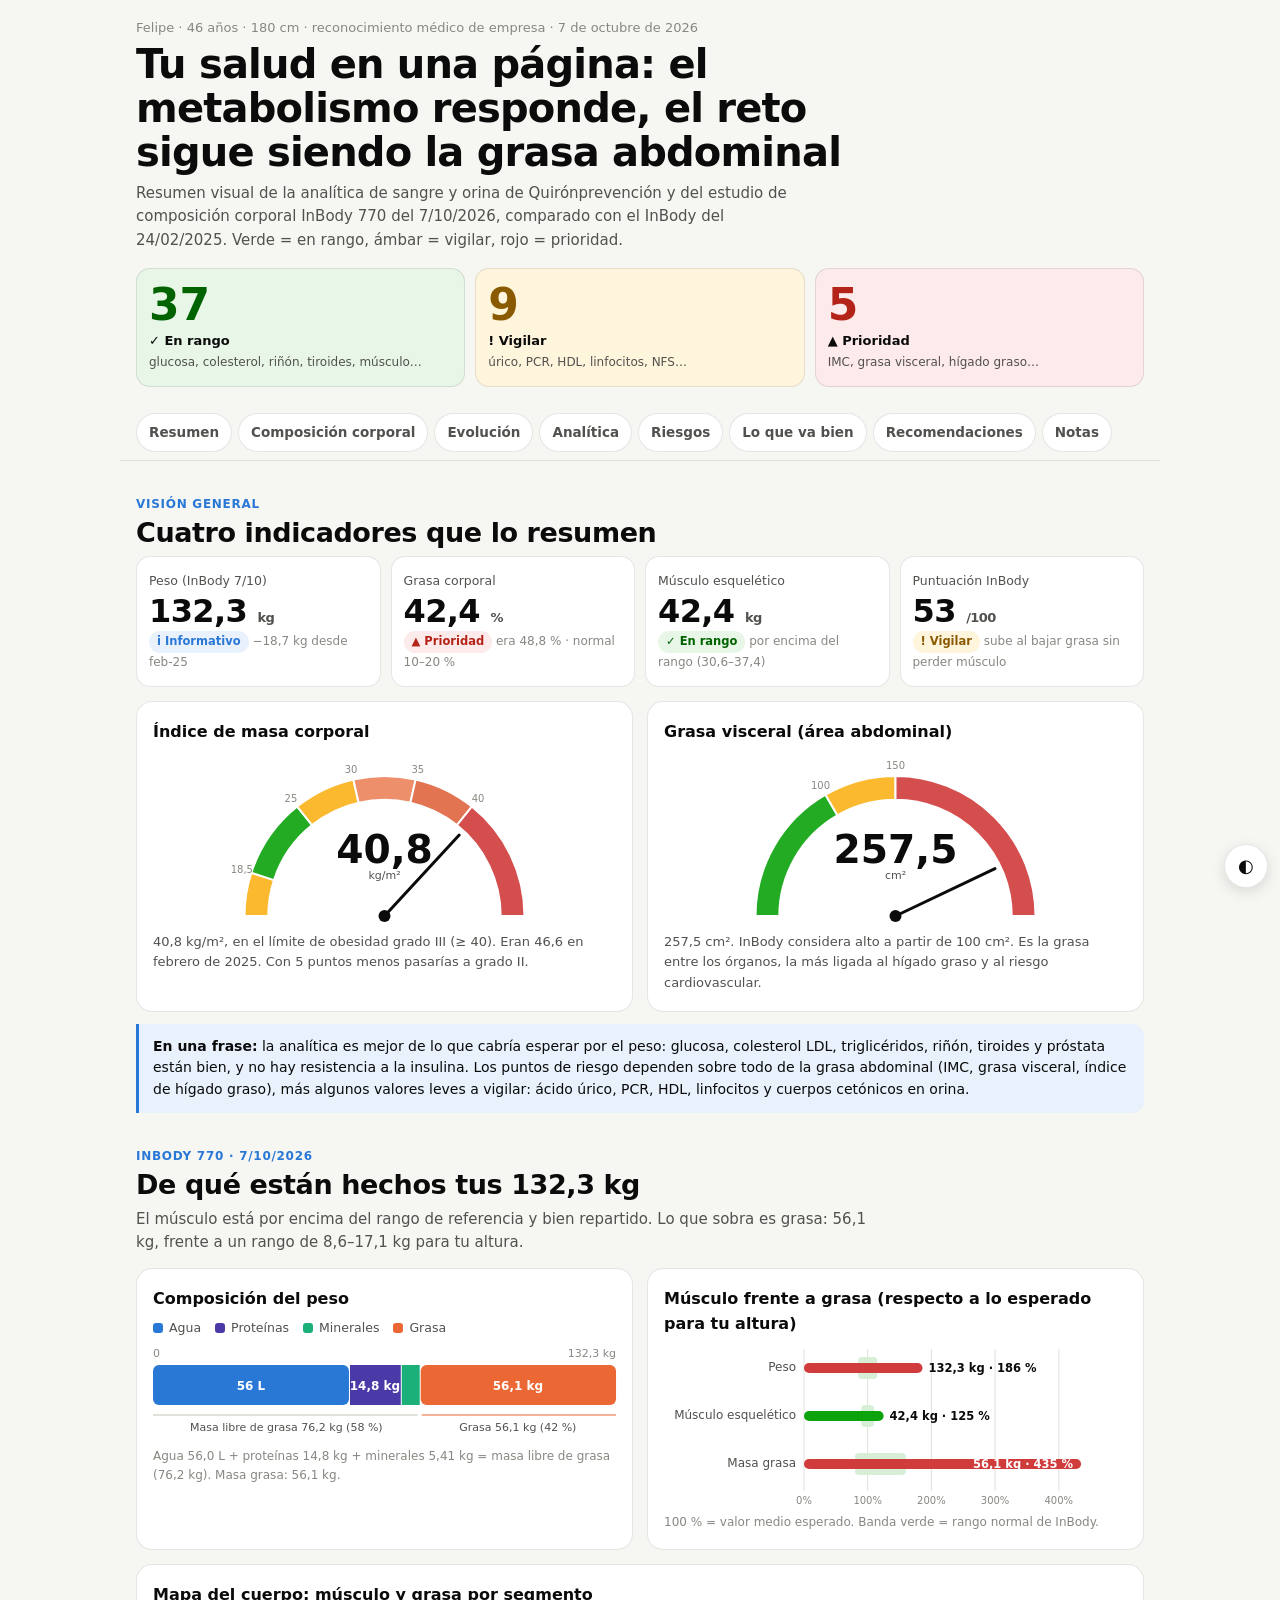
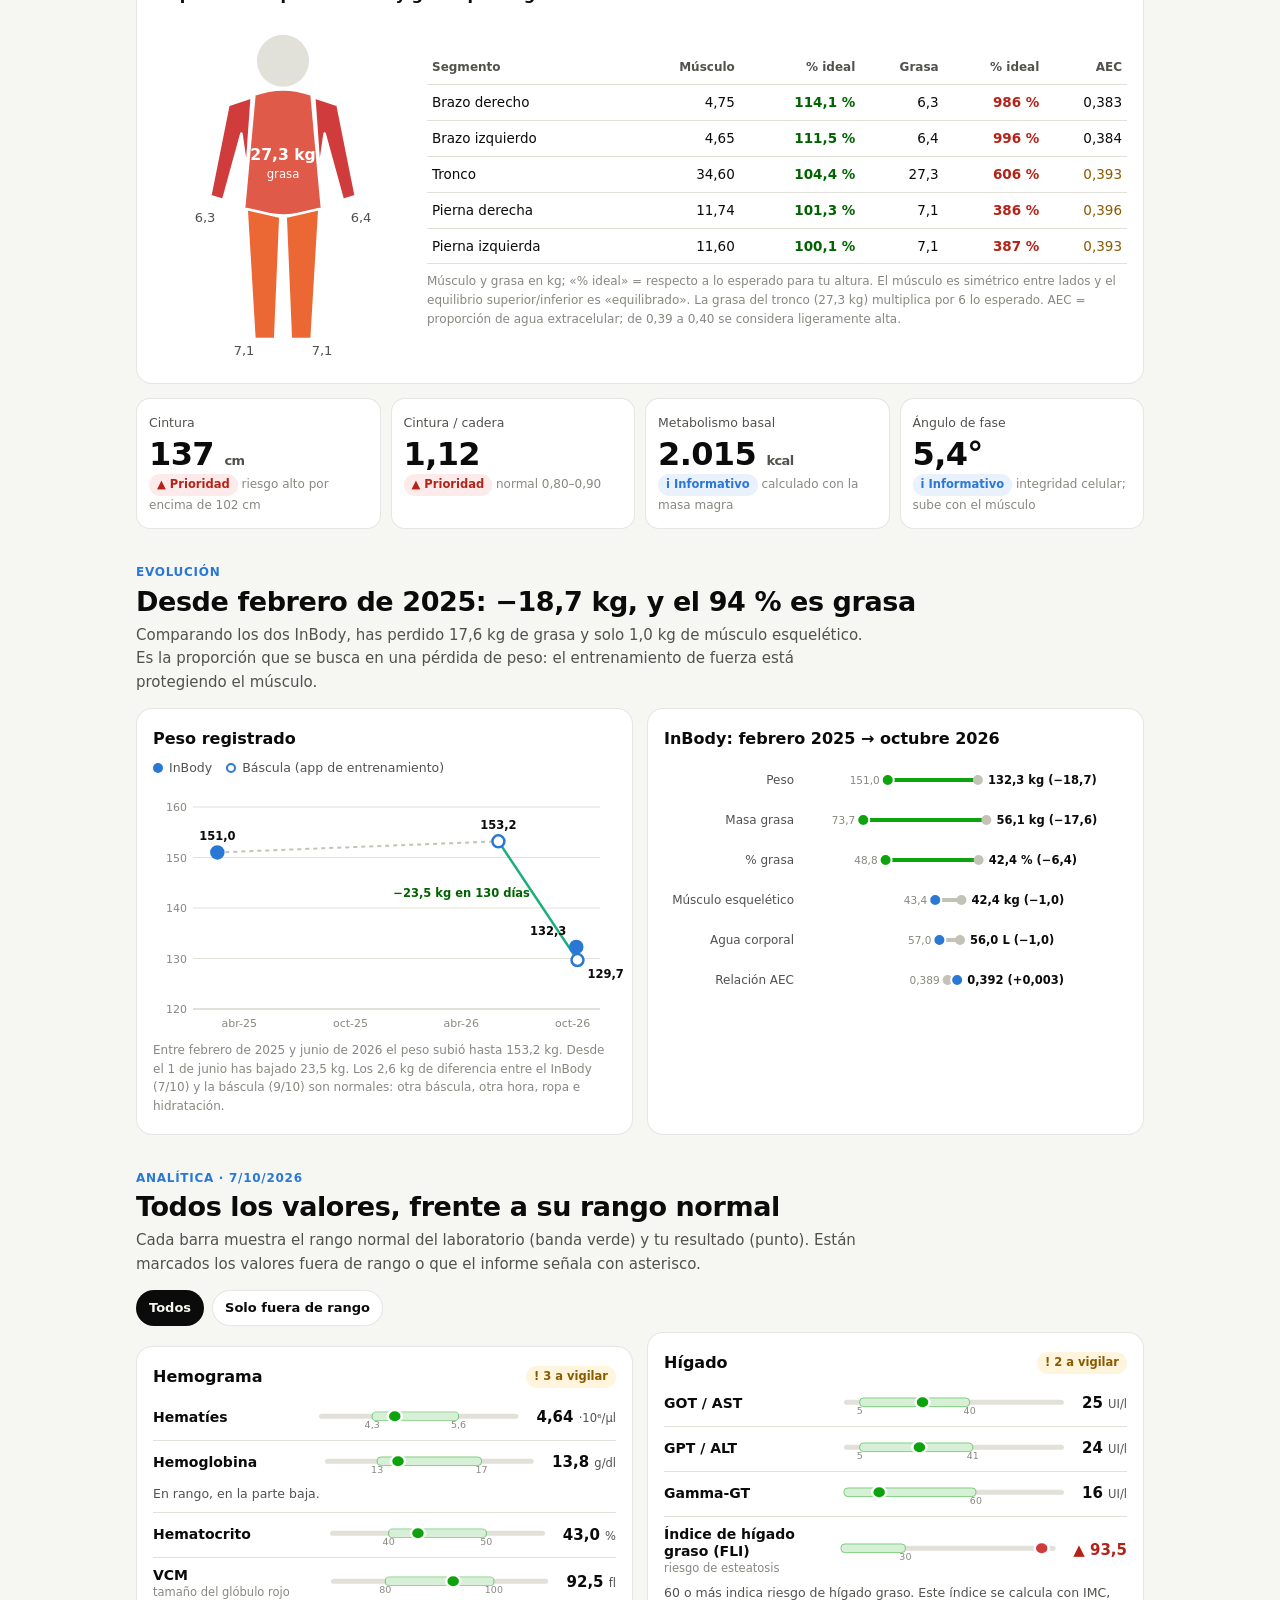
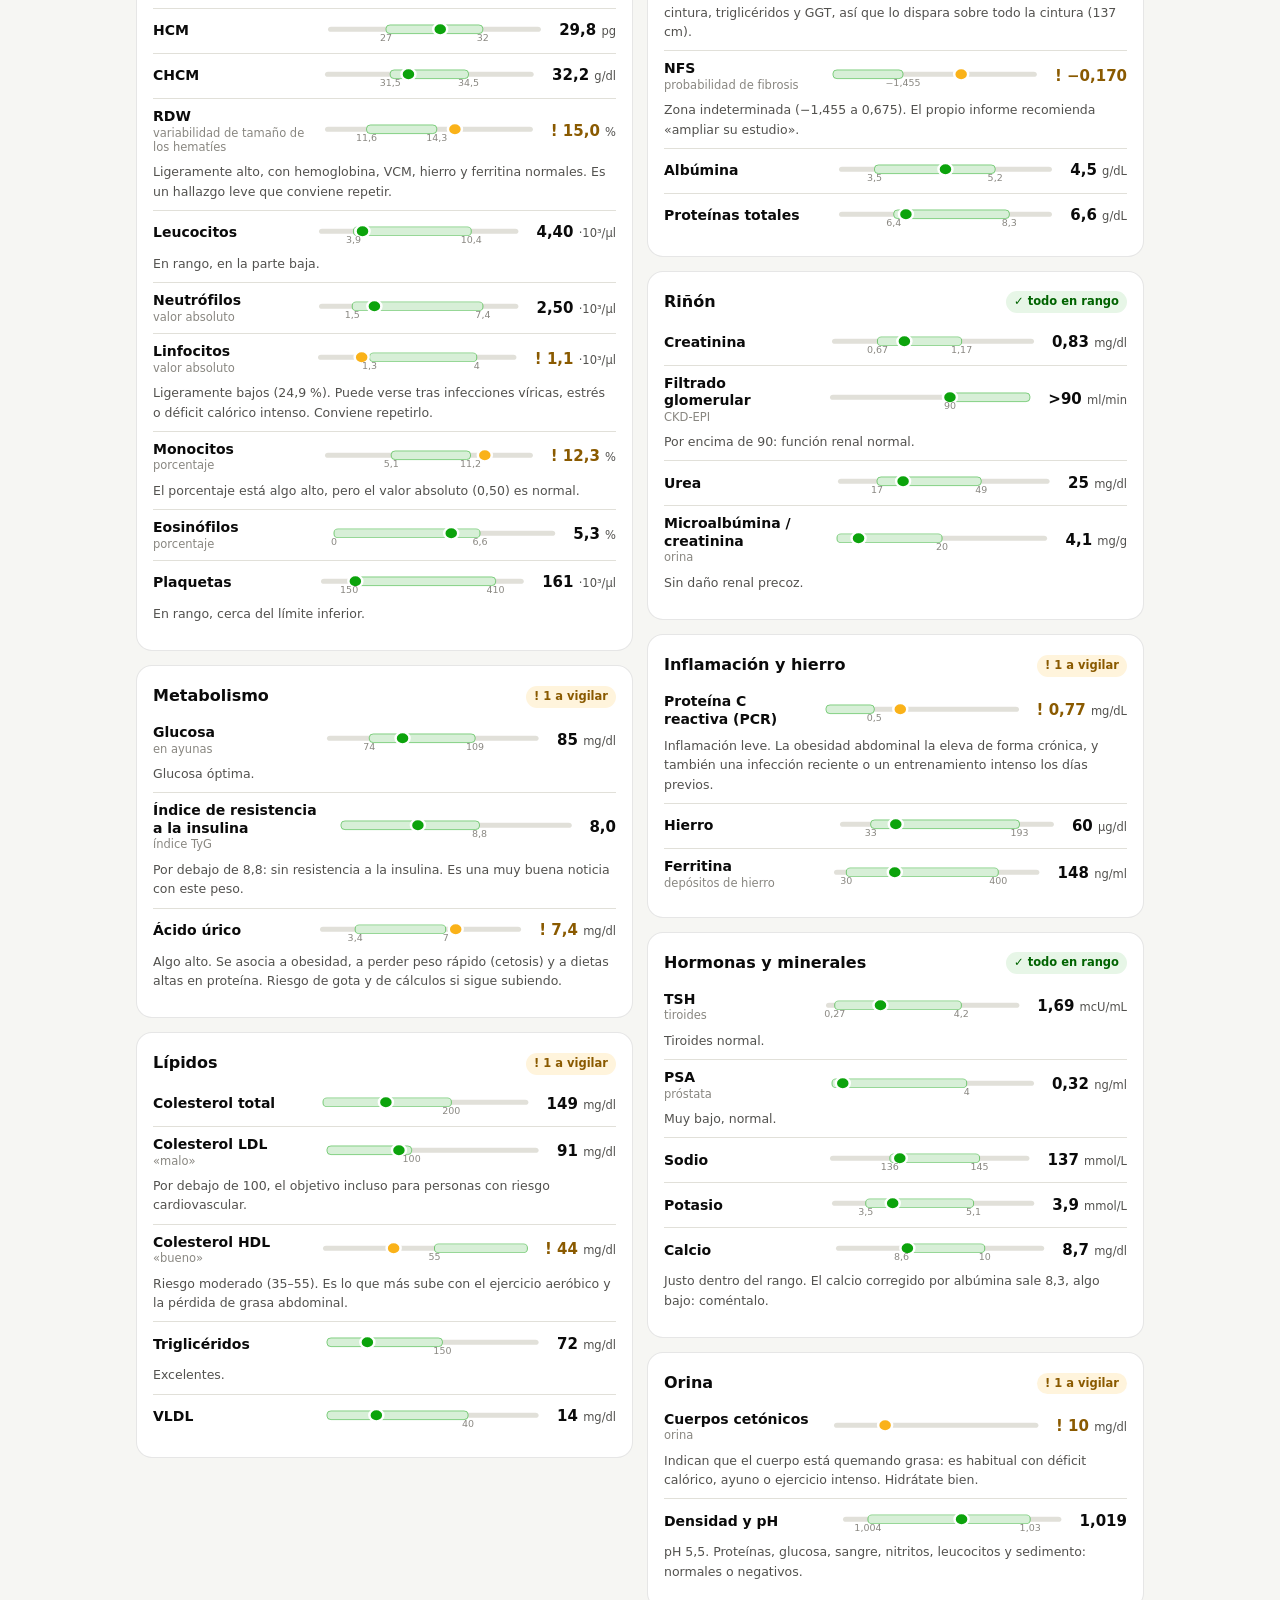
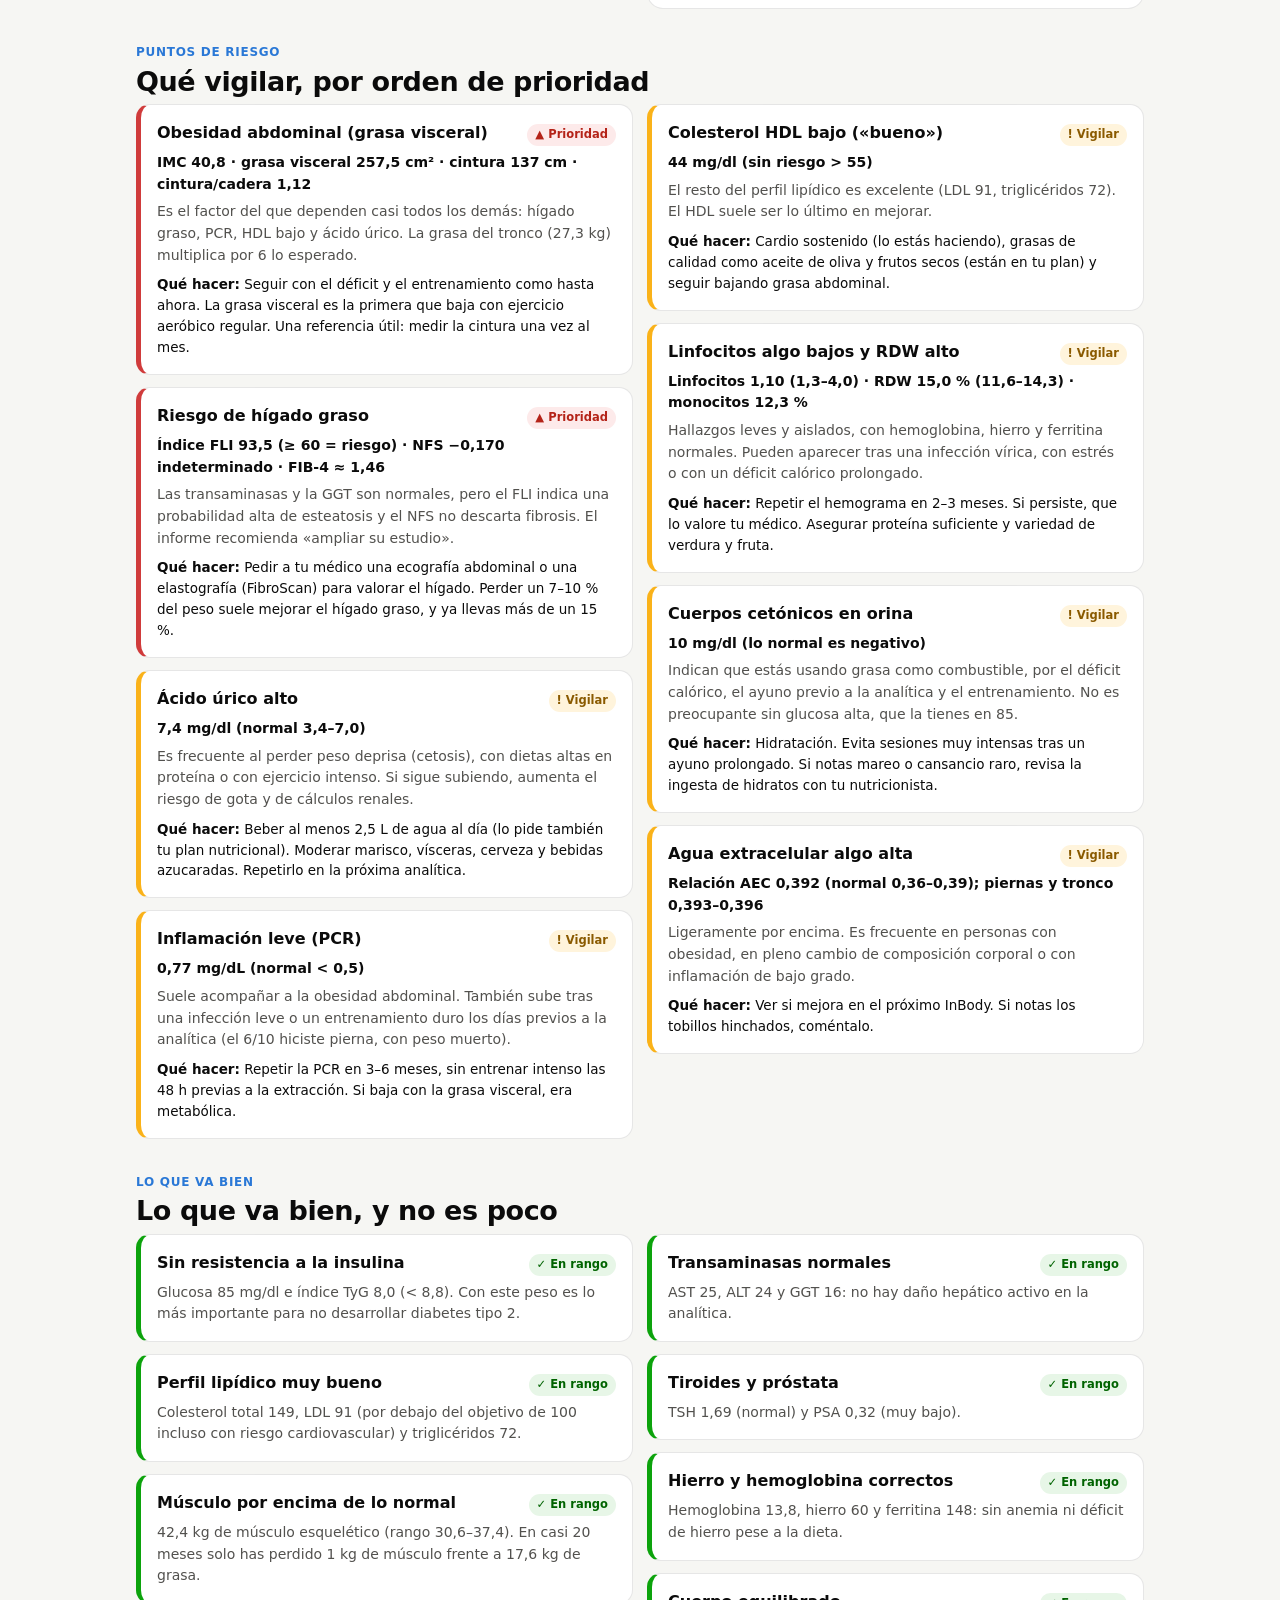
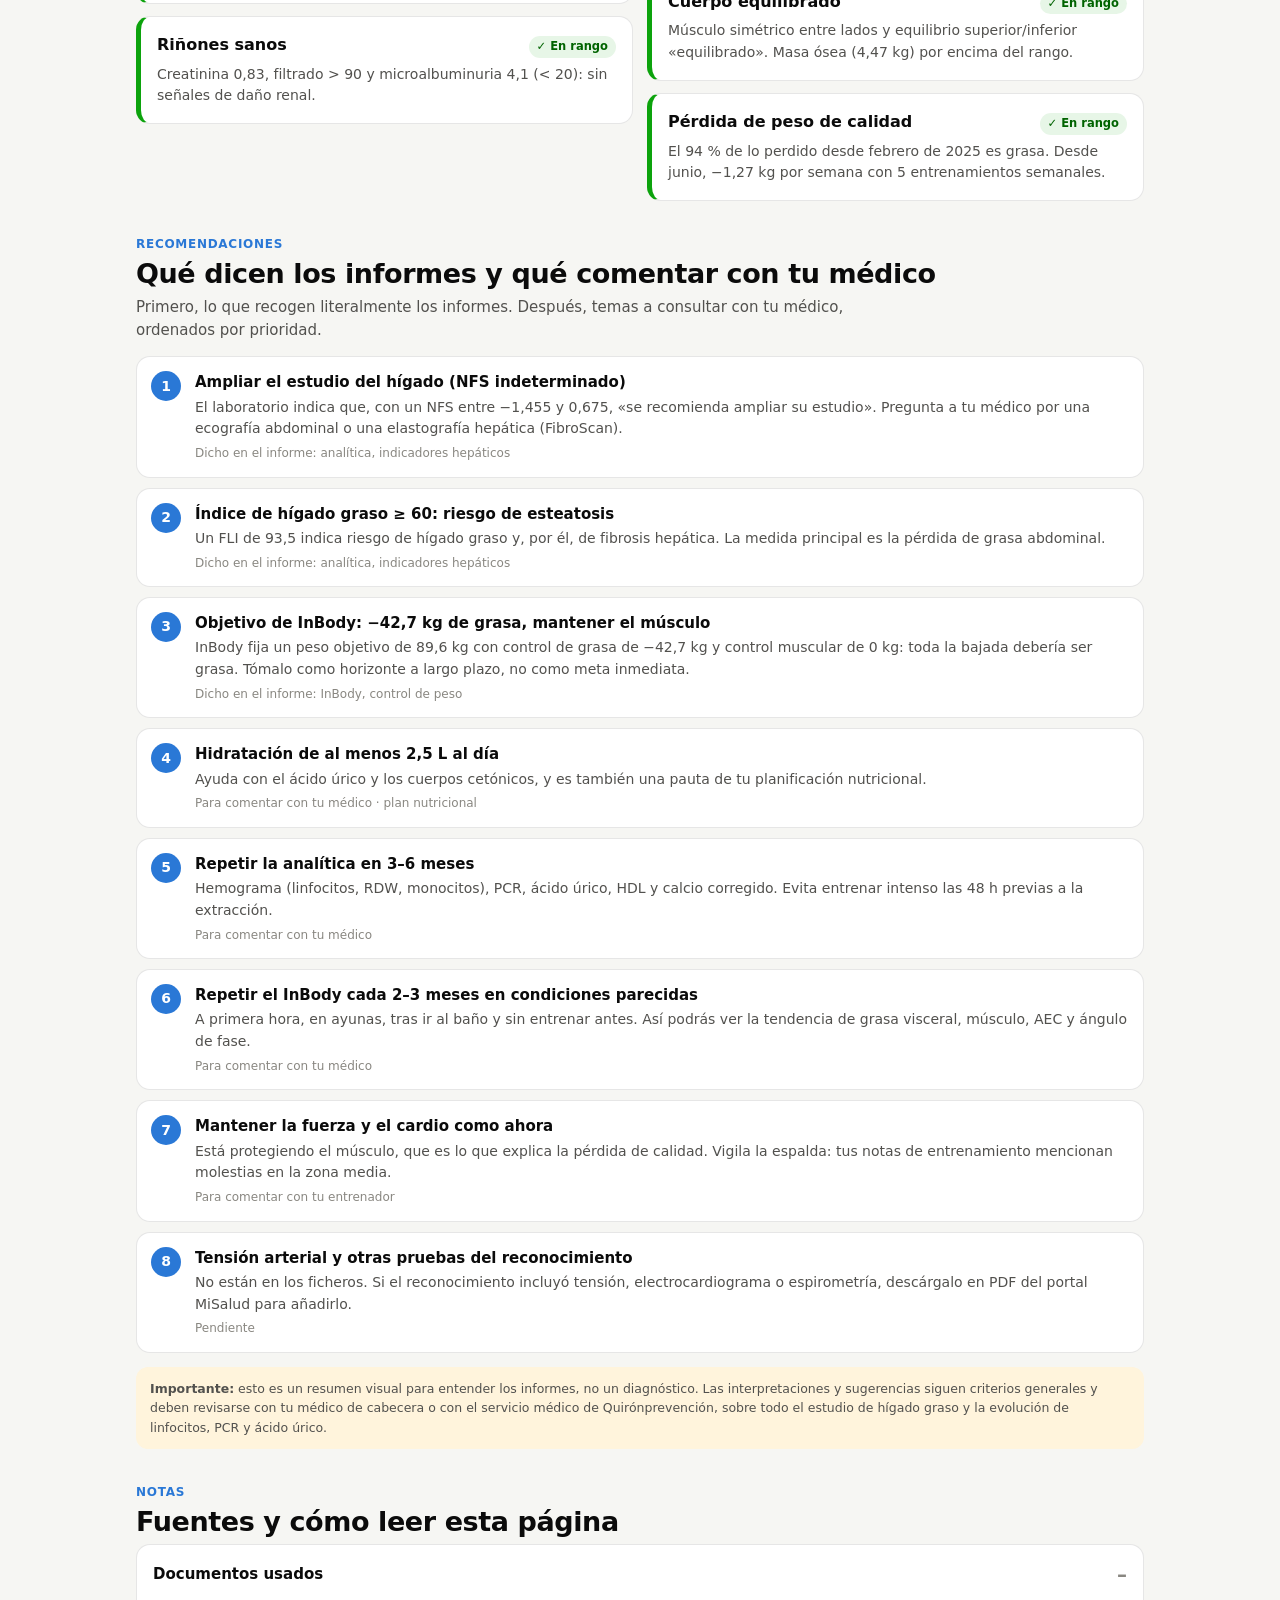
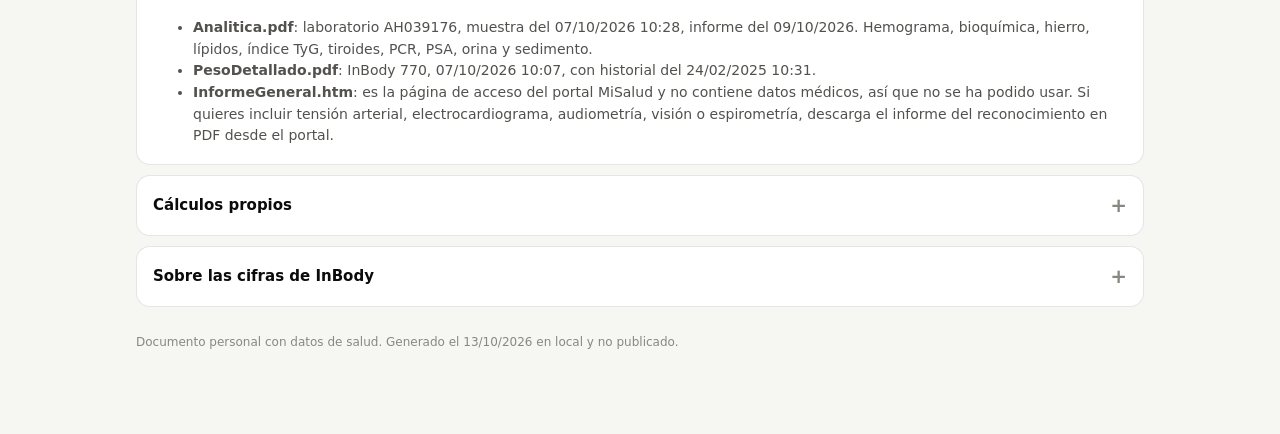
<file: Mi_Salud_Octubre_2026.html>
<!doctype html>
<html lang="es">
<head>
<meta charset="utf-8">
<meta name="viewport" content="width=device-width, initial-scale=1, viewport-fit=cover">
<title>Mi salud · octubre 2026</title>
<style>
:root{
  color-scheme: light;
  --page:#f6f6f3; --card:#ffffff; --ink:#0b0b0b; --ink2:#52514e; --muted:#898781;
  --grid:#e1e0d9; --axis:#c3c2b7; --ring:rgba(11,11,11,.10);
  --s1:#2a78d6; --s2:#eb6834; --s3:#1baf7a; --s7:#4a3aa7;
  --good:#0ca30c; --good-ink:#006300; --warn:#fab219; --warn-ink:#8a5a00; --bad:#d03b3b; --bad-ink:#b42318;
  --good-soft:#e7f6e7; --warn-soft:#fff4dc; --bad-soft:#fdeaea; --band:#d7efd7; --info-soft:#e8f1fc;
}
@media (prefers-color-scheme: dark){
  :root:not([data-theme="light"]){
    color-scheme: dark;
    --page:#0d0d0d; --card:#1a1a19; --ink:#ffffff; --ink2:#c3c2b7; --muted:#898781;
    --grid:#2c2c2a; --axis:#383835; --ring:rgba(255,255,255,.10);
    --s1:#3987e5; --s2:#d95926; --s3:#199e70; --s7:#9085e9;
    --good-ink:#0ca30c; --warn-ink:#fab219; --bad-ink:#f97066;
    --good-soft:#11261a; --warn-soft:#2e2412; --bad-soft:#331616; --band:#173a22; --info-soft:#16263b;
  }
}
:root[data-theme="dark"]{
  color-scheme: dark;
  --page:#0d0d0d; --card:#1a1a19; --ink:#ffffff; --ink2:#c3c2b7; --muted:#898781;
  --grid:#2c2c2a; --axis:#383835; --ring:rgba(255,255,255,.10);
  --s1:#3987e5; --s2:#d95926; --s3:#199e70; --s7:#9085e9;
  --good-ink:#0ca30c; --warn-ink:#fab219; --bad-ink:#f97066;
  --good-soft:#11261a; --warn-soft:#2e2412; --bad-soft:#331616; --band:#173a22; --info-soft:#16263b;
}
*{box-sizing:border-box}
[hidden]{display:none!important}
html{-webkit-text-size-adjust:100%;scroll-behavior:smooth}
body{margin:0;background:var(--page);color:var(--ink);font:15px/1.55 system-ui,-apple-system,"Segoe UI",Roboto,sans-serif}
.wrap{max-width:1040px;margin:0 auto;padding:0 16px 64px}
header{padding:calc(18px + env(safe-area-inset-top)) 0 4px}
.eyebrow{font-size:13px;color:var(--muted);margin:0 0 4px}
h1{font-size:clamp(26px,5.6vw,40px);line-height:1.1;margin:0 0 8px;letter-spacing:-.02em;text-wrap:balance}
.lede{color:var(--ink2);margin:0;max-width:70ch}
nav.jump{position:sticky;top:0;z-index:20;background:var(--page);margin:14px -16px 0;padding:8px 16px;border-bottom:1px solid var(--grid);display:flex;gap:6px;overflow-x:auto;scrollbar-width:none}
nav.jump::-webkit-scrollbar{display:none}
nav.jump a{flex:0 0 auto;text-decoration:none;color:var(--ink2);font-weight:600;font-size:13.5px;padding:8px 12px;border-radius:999px;border:1px solid var(--ring);background:var(--card);min-height:36px}
nav.jump a:hover{color:var(--ink)}
section{margin-top:34px;scroll-margin-top:64px}
.chapter{font-size:12px;font-weight:700;letter-spacing:.06em;text-transform:uppercase;color:var(--s1);margin:0 0 4px}
h2{font-size:clamp(20px,3.8vw,27px);margin:0 0 6px;letter-spacing:-.015em;line-height:1.2;text-wrap:balance}
h3{font-size:16px;margin:0 0 6px}
.sub{color:var(--ink2);margin:0 0 14px;max-width:78ch}
.card{background:var(--card);border:1px solid var(--ring);border-radius:16px;padding:18px 16px;min-width:0}
.grid2{display:grid;gap:14px}@media(min-width:820px){.grid2{grid-template-columns:1fr 1fr}}
.grid3{display:grid;gap:12px}@media(min-width:820px){.grid3{grid-template-columns:repeat(3,1fr)}}
.grid4{display:grid;gap:10px;grid-template-columns:repeat(2,minmax(0,1fr))}@media(min-width:820px){.grid4{grid-template-columns:repeat(4,minmax(0,1fr))}}
/* traffic summary */
.traffic{display:grid;grid-template-columns:repeat(3,1fr);gap:10px;margin-top:16px}
.tl{border-radius:14px;padding:14px 12px;border:1px solid var(--ring)}
.tl .n{font-size:clamp(30px,8vw,44px);font-weight:800;line-height:1}
.tl .l{font-size:13px;font-weight:600;margin-top:4px}
.tl .d{font-size:12px;color:var(--ink2);margin-top:2px}
.tl.g{background:var(--good-soft)}.tl.g .n{color:var(--good-ink)}
.tl.w{background:var(--warn-soft)}.tl.w .n{color:var(--warn-ink)}
.tl.b{background:var(--bad-soft)}.tl.b .n{color:var(--bad-ink)}
/* big stats */
.stat{background:var(--card);border:1px solid var(--ring);border-radius:14px;padding:14px 12px;min-width:0}
.stat .l{font-size:12.5px;color:var(--ink2);margin:0}
.stat .v{font-size:clamp(24px,6.5vw,32px);font-weight:750;letter-spacing:-.02em;line-height:1.1;margin:4px 0 2px}
.stat .v small{font-size:13px;font-weight:600;color:var(--ink2)}
.stat .n{font-size:12px;color:var(--muted);margin:0}
.badge{display:inline-flex;align-items:center;gap:5px;font-size:11.5px;font-weight:700;padding:2px 8px;border-radius:999px;white-space:nowrap}
.badge.g{background:var(--good-soft);color:var(--good-ink)}.badge.w{background:var(--warn-soft);color:var(--warn-ink)}.badge.b{background:var(--bad-soft);color:var(--bad-ink)}.badge.i{background:var(--info-soft);color:var(--s1)}
/* gauge */
.gauge{position:relative}
.gauge svg{display:block;width:100%;height:auto}
/* markers */
.mk-group{margin-top:14px}
.mk-group h3{display:flex;justify-content:space-between;align-items:center;gap:8px}
.mk{display:grid;grid-template-columns:minmax(120px,1.1fr) minmax(140px,1.6fr) auto;gap:10px;align-items:center;padding:9px 0;border-top:1px solid var(--grid)}
.mk:first-of-type{border-top:0}
.mk .nm{font-size:14px;font-weight:600;line-height:1.25}
.mk .nm span{display:block;font-size:11.5px;font-weight:400;color:var(--muted)}
.mk .val{font-size:15px;font-weight:700;text-align:right;white-space:nowrap;font-variant-numeric:tabular-nums}
.mk .val small{font-weight:500;color:var(--ink2);font-size:11.5px}
.mk .note{grid-column:1/-1;font-size:12.5px;color:var(--ink2);margin-top:-2px}
.rb svg{display:block;width:100%;height:26px}
@media(max-width:560px){.mk{grid-template-columns:1fr auto}.mk .rb{grid-column:1/-1;order:3}.mk .note{order:4}}
/* risk cards */
.risk{border-radius:14px;padding:16px;border:1px solid var(--ring);background:var(--card);border-left-width:5px}
.risk.b{border-left-color:var(--bad)}.risk.w{border-left-color:var(--warn)}.risk.g{border-left-color:var(--good)}
.risk h3{display:flex;gap:8px;align-items:baseline;justify-content:space-between}
.risk p{margin:6px 0 0;font-size:14px;color:var(--ink2)}
.risk .do{margin-top:8px;font-size:13.5px}
.risk .do b{color:var(--ink)}
.cols{columns:2 300px;column-gap:14px}
.cols>*{break-inside:avoid;margin-bottom:12px}
.legend{display:flex;flex-wrap:wrap;gap:6px 14px;font-size:12.5px;color:var(--ink2);margin:0 0 8px}
.legend i{display:inline-block;width:10px;height:10px;border-radius:3px;margin-right:6px;vertical-align:-1px}
.callout{border-left:3px solid var(--s1);background:var(--info-soft);border-radius:0 12px 12px 0;padding:12px 14px;font-size:14px;margin-top:12px}
.callout.warn{border-left-color:var(--warn);background:var(--warn-soft)}
.recs{display:grid;gap:10px;counter-reset:r}
.rec{display:grid;grid-template-columns:34px 1fr;gap:10px;align-items:start;background:var(--card);border:1px solid var(--ring);border-radius:14px;padding:14px}
.rec::before{counter-increment:r;content:counter(r);width:30px;height:30px;border-radius:50%;background:var(--s1);color:#fff;display:grid;place-items:center;font-weight:700;font-size:14px}
.rec h3{margin:0 0 2px;font-size:15px}.rec p{margin:0;font-size:14px;color:var(--ink2)}
.rec .src{font-size:12px;color:var(--muted);margin-top:4px}
.chart{position:relative;width:100%}
.chart svg{display:block;width:100%;height:auto;overflow:visible}
.tip{position:absolute;pointer-events:none;background:var(--card);color:var(--ink);border:1px solid var(--ring);box-shadow:0 6px 20px rgba(0,0,0,.14);border-radius:10px;padding:8px 10px;font-size:13px;line-height:1.4;min-width:150px;max-width:260px;opacity:0;transition:opacity .12s;z-index:40}
details{background:var(--card);border:1px solid var(--ring);border-radius:14px;padding:2px 16px}
details+details{margin-top:10px}
summary{cursor:pointer;font-weight:600;padding:12px 0;list-style:none;display:flex;justify-content:space-between;gap:8px;min-height:44px;align-items:center}
summary::-webkit-details-marker{display:none}
summary::after{content:"+";font-size:20px;color:var(--muted)}details[open] summary::after{content:"–"}
details li,details p{font-size:14px;color:var(--ink2)}
.disclaimer{font-size:12.5px;color:var(--ink2);background:var(--warn-soft);border-radius:12px;padding:12px 14px;margin-top:14px}
.theme{position:fixed;right:12px;bottom:calc(12px + env(safe-area-inset-bottom));z-index:25;border:1px solid var(--ring);background:var(--card);color:var(--ink);border-radius:999px;width:44px;height:44px;font-size:18px;cursor:pointer;box-shadow:0 4px 14px rgba(0,0,0,.12)}
footer{margin-top:26px;font-size:12px;color:var(--muted)}
.body-wrap{display:grid;gap:14px;align-items:center}@media(min-width:700px){.body-wrap{grid-template-columns:260px 1fr}}
.seg-tbl{width:100%;border-collapse:collapse;font-size:13.5px}
.seg-tbl th,.seg-tbl td{white-space:nowrap;padding:7px 5px;border-bottom:1px solid var(--grid);text-align:right;font-variant-numeric:tabular-nums}
.seg-tbl th:first-child,.seg-tbl td:first-child{text-align:left}
.seg-tbl th{font-size:12px;color:var(--ink2);font-weight:600}
</style>
</head>
<body>
<button class="theme" id="themeBtn" aria-label="Cambiar tema claro/oscuro">◐</button>
<div class="wrap">
<header>
  <p class="eyebrow">Felipe · 46 años · 180 cm · reconocimiento médico de empresa · 7 de octubre de 2026</p>
  <h1>Tu salud en una página: el metabolismo responde, el reto sigue siendo la grasa abdominal</h1>
  <p class="lede">Resumen visual de la analítica de sangre y orina de Quirónprevención y del estudio de composición corporal InBody 770 del 7/10/2026, comparado con el InBody del 24/02/2025. Verde = en rango, ámbar = vigilar, rojo = prioridad.</p>
  <div class="traffic" id="traffic"></div>
</header>

<nav class="jump" aria-label="Secciones">
  <a href="#resumen">Resumen</a><a href="#cuerpo">Composición corporal</a><a href="#evolucion">Evolución</a><a href="#analitica">Analítica</a><a href="#riesgos">Riesgos</a><a href="#bien">Lo que va bien</a><a href="#recos">Recomendaciones</a><a href="#notas">Notas</a>
</nav>

<!-- RESUMEN -->
<section id="resumen">
  <p class="chapter">Visión general</p>
  <h2>Cuatro indicadores que lo resumen</h2>
  <div class="grid4" id="heroStats"></div>
  <div class="grid2" style="margin-top:14px">
    <div class="card"><h3>Índice de masa corporal</h3><div class="gauge" id="gBmi"></div><p class="sub" style="margin:6px 0 0;font-size:13px">40,8 kg/m², en el límite de obesidad grado III (≥ 40). Eran 46,6 en febrero de 2025. Con 5 puntos menos pasarías a grado II.</p></div>
    <div class="card"><h3>Grasa visceral (área abdominal)</h3><div class="gauge" id="gVis"></div><p class="sub" style="margin:6px 0 0;font-size:13px">257,5 cm². InBody considera alto a partir de 100 cm². Es la grasa entre los órganos, la más ligada al hígado graso y al riesgo cardiovascular.</p></div>
  </div>
  <div class="callout"><b>En una frase:</b> la analítica es mejor de lo que cabría esperar por el peso: glucosa, colesterol LDL, triglicéridos, riñón, tiroides y próstata están bien, y no hay resistencia a la insulina. Los puntos de riesgo dependen sobre todo de la grasa abdominal (IMC, grasa visceral, índice de hígado graso), más algunos valores leves a vigilar: ácido úrico, PCR, HDL, linfocitos y cuerpos cetónicos en orina.</div>
</section>

<!-- CUERPO -->
<section id="cuerpo">
  <p class="chapter">InBody 770 · 7/10/2026</p>
  <h2>De qué están hechos tus 132,3 kg</h2>
  <p class="sub">El músculo está por encima del rango de referencia y bien repartido. Lo que sobra es grasa: 56,1 kg, frente a un rango de 8,6–17,1 kg para tu altura.</p>
  <div class="grid2">
    <div class="card">
      <h3>Composición del peso</h3>
      <div class="legend" id="lgComp"></div>
      <div class="chart" id="cComp"></div>
      <p class="note" style="font-size:12px;color:var(--muted);margin:6px 0 0">Agua 56,0 L + proteínas 14,8 kg + minerales 5,41 kg = masa libre de grasa (76,2 kg). Masa grasa: 56,1 kg.</p>
    </div>
    <div class="card">
      <h3>Músculo frente a grasa (respecto a lo esperado para tu altura)</h3>
      <div class="chart" id="cMG"></div>
      <p class="note" style="font-size:12px;color:var(--muted);margin:6px 0 0">100 % = valor medio esperado. Banda verde = rango normal de InBody.</p>
    </div>
  </div>
  <div class="card" style="margin-top:14px">
    <h3>Mapa del cuerpo: músculo y grasa por segmento</h3>
    <div class="body-wrap">
      <div class="chart" id="cBody"></div>
      <div>
        <table class="seg-tbl"><thead><tr><th>Segmento</th><th>Músculo</th><th>%&nbsp;ideal</th><th>Grasa</th><th>%&nbsp;ideal</th><th>AEC</th></tr></thead><tbody id="tSeg"></tbody></table>
        <p class="note" style="font-size:12px;color:var(--muted);margin:8px 0 0">Músculo y grasa en kg; «% ideal» = respecto a lo esperado para tu altura. El músculo es simétrico entre lados y el equilibrio superior/inferior es «equilibrado». La grasa del tronco (27,3 kg) multiplica por 6 lo esperado. AEC = proporción de agua extracelular; de 0,39 a 0,40 se considera ligeramente alta.</p>
      </div>
    </div>
  </div>
  <div class="grid4" style="margin-top:14px" id="inbodyStats"></div>
</section>

<!-- EVOLUCIÓN -->
<section id="evolucion">
  <p class="chapter">Evolución</p>
  <h2>Desde febrero de 2025: −18,7 kg, y el 94 % es grasa</h2>
  <p class="sub">Comparando los dos InBody, has perdido 17,6 kg de grasa y solo 1,0 kg de músculo esquelético. Es la proporción que se busca en una pérdida de peso: el entrenamiento de fuerza está protegiendo el músculo.</p>
  <div class="grid2">
    <div class="card">
      <h3>Peso registrado</h3>
      <div class="legend"><span><i style="background:var(--s1);border-radius:50%"></i>InBody</span><span><i style="background:var(--card);border:2px solid var(--s1);border-radius:50%"></i>Báscula (app de entrenamiento)</span></div>
      <div class="chart" id="cWeight"></div>
      <p class="note" style="font-size:12px;color:var(--muted);margin:6px 0 0">Entre febrero de 2025 y junio de 2026 el peso subió hasta 153,2 kg. Desde el 1 de junio has bajado 23,5 kg. Los 2,6 kg de diferencia entre el InBody (7/10) y la báscula (9/10) son normales: otra báscula, otra hora, ropa e hidratación.</p>
    </div>
    <div class="card">
      <h3>InBody: febrero 2025 → octubre 2026</h3>
      <div class="chart" id="cDelta"></div>
    </div>
  </div>
</section>

<!-- ANALÍTICA -->
<section id="analitica">
  <p class="chapter">Analítica · 7/10/2026</p>
  <h2>Todos los valores, frente a su rango normal</h2>
  <p class="sub">Cada barra muestra el rango normal del laboratorio (banda verde) y tu resultado (punto). Están marcados los valores fuera de rango o que el informe señala con asterisco.</p>
  <div class="toolbar" style="display:flex;gap:8px;flex-wrap:wrap;margin-bottom:6px" id="filters"></div>
  <div class="cols" id="markers"></div>
</section>

<!-- RIESGOS -->
<section id="riesgos">
  <p class="chapter">Puntos de riesgo</p>
  <h2>Qué vigilar, por orden de prioridad</h2>
  <div class="cols" id="risks"></div>
</section>

<!-- BIEN -->
<section id="bien">
  <p class="chapter">Lo que va bien</p>
  <h2>Lo que va bien, y no es poco</h2>
  <div class="cols" id="goods"></div>
</section>

<!-- RECOMENDACIONES -->
<section id="recos">
  <p class="chapter">Recomendaciones</p>
  <h2>Qué dicen los informes y qué comentar con tu médico</h2>
  <p class="sub">Primero, lo que recogen literalmente los informes. Después, temas a consultar con tu médico, ordenados por prioridad.</p>
  <div class="recs" id="recList"></div>
  <div class="disclaimer"><b>Importante:</b> esto es un resumen visual para entender los informes, no un diagnóstico. Las interpretaciones y sugerencias siguen criterios generales y deben revisarse con tu médico de cabecera o con el servicio médico de Quirónprevención, sobre todo el estudio de hígado graso y la evolución de linfocitos, PCR y ácido úrico.</div>
</section>

<!-- NOTAS -->
<section id="notas">
  <p class="chapter">Notas</p>
  <h2>Fuentes y cómo leer esta página</h2>
  <details open><summary>Documentos usados</summary><ul>
    <li><b>Analitica.pdf</b>: laboratorio AH039176, muestra del 07/10/2026 10:28, informe del 09/10/2026. Hemograma, bioquímica, hierro, lípidos, índice TyG, tiroides, PCR, PSA, orina y sedimento.</li>
    <li><b>PesoDetallado.pdf</b>: InBody 770, 07/10/2026 10:07, con historial del 24/02/2025 10:31.</li>
    <li><b>InformeGeneral.htm</b>: es la página de acceso del portal MiSalud y no contiene datos médicos, así que no se ha podido usar. Si quieres incluir tensión arterial, electrocardiograma, audiometría, visión o espirometría, descarga el informe del reconocimiento en PDF desde el portal.</li>
  </ul></details>
  <details><summary>Cálculos propios</summary><ul>
    <li>Grasa de febrero de 2025 = 151,0 kg × 48,8 % = 73,7 kg. Pérdida de grasa = 73,7 − 56,1 = 17,6 kg (94 % de los 18,7 kg perdidos).</li>
    <li>IMC de febrero de 2025 = 151,0 ÷ 1,80² = 46,6.</li>
    <li>FIB-4 (índice de fibrosis hepática) = edad × AST ÷ (plaquetas × √ALT) = 46 × 25 ÷ (161 × √24) ≈ 1,46. Entre 1,3 y 2,67 se considera indeterminado, igual que el NFS del informe.</li>
    <li>El «índice de resistencia insulínica» del informe (8,0) coincide con el índice TyG: ln(triglicéridos × glucosa ÷ 2) = ln(72 × 85 ÷ 2) ≈ 8,03.</li>
    <li>Pesos de báscula del 1/06/2026 (153,2 kg) y del 9/10/2026 (129,7 kg): los que indicaste para el informe de entrenamiento.</li>
  </ul></details>
  <details><summary>Sobre las cifras de InBody</summary><ul>
    <li>La «ingesta recomendada» de 3.138 kcal y el «peso objetivo» de 89,6 kg los calcula el equipo con fórmulas genéricas para mantener el peso y alcanzar un % de grasa estándar. No sustituyen al plan nutricional (unas 1.850 kcal/día en déficit), que es el que estás siguiendo y está funcionando.</li>
    <li>La tasa metabólica basal (2.015 kcal) se calcula a partir de tu masa libre de grasa (370 + 21,6 × 76,2).</li>
  </ul></details>
  <footer>Documento personal con datos de salud. Generado el 13/10/2026 en local y no publicado.</footer>
</section>
</div>
<div class="tip" id="tip"></div>
<script>
const css=v=>getComputedStyle(document.documentElement).getPropertyValue(v).trim();
const NS='http://www.w3.org/2000/svg';
function el(t,a={},p){const e=document.createElementNS(NS,t);for(const k in a)e.setAttribute(k,a[k]);if(p)p.appendChild(e);return e}
function tx(p,x,y,s,o={}){const t=el('text',Object.assign({x,y,'font-size':11,fill:css('--muted')},o),p);t.textContent=s;return t}
const fmt=(n,d=0)=>{const s=Math.abs(n).toFixed(d);let [i,f]=s.split('.');i=i.replace(/\B(?=(\d{3})+(?!\d))/g,'.');return (n<0?'−':'')+i+(f?','+f:'')};
const tip=document.getElementById('tip');
function showTip(h,host,x,y){tip.innerHTML=h;tip.style.opacity=1;const r=host.getBoundingClientRect(),tw=tip.offsetWidth,th=tip.offsetHeight;let l=r.left+scrollX+x-tw/2;l=Math.max(8,Math.min(l,scrollX+document.documentElement.clientWidth-tw-8));let t=r.top+scrollY+y-th-10;if(t<scrollY+60)t=r.top+scrollY+y+18;tip.style.left=l+'px';tip.style.top=t+'px'}
function hideTip(){tip.style.opacity=0}
document.addEventListener('pointerdown',e=>{if(!e.target.closest('.chart,.rb'))hideTip()});
const ST={g:{c:'--good',ink:'--good-ink',lab:'En rango',ic:'✓'},w:{c:'--warn',ink:'--warn-ink',lab:'Vigilar',ic:'!'},b:{c:'--bad',ink:'--bad-ink',lab:'Prioridad',ic:'▲'},i:{c:'--s1',ink:'--s1',lab:'Informativo',ic:'i'}};
const badge=s=>`<span class="badge ${s}">${ST[s].ic} ${ST[s].lab}</span>`;

/* ---------------- DATA ---------------- */
// [grupo, nombre, detalle, valor, unidad, lo, hi, estado, nota, escala[min,max], display]
const M=[
['Hemograma','Hematíes','',4.64,'·10⁶/µl',4.3,5.6,'g','',[3.5,6.5]],
['Hemograma','Hemoglobina','',13.8,'g/dl',13,17,'g','En rango, en la parte baja.',[11,19]],
['Hemograma','Hematocrito','',43.0,'%',40,50,'g','',[34,56],null,1],
['Hemograma','VCM','tamaño del glóbulo rojo',92.5,'fl',80,100,'g','',[70,110]],
['Hemograma','HCM','',29.8,'pg',27,32,'g','',[24,35]],
['Hemograma','CHCM','',32.2,'g/dl',31.5,34.5,'g','',[29,37]],
['Hemograma','RDW','variabilidad de tamaño de los hematíes',15.0,'%',11.6,14.3,'w','Ligeramente alto, con hemoglobina, VCM, hierro y ferritina normales. Es un hallazgo leve que conviene repetir.',[10,18],null,1],
['Hemograma','Leucocitos','',4.40,'·10³/µl',3.9,10.4,'g','En rango, en la parte baja.',[2,13],null,2],
['Hemograma','Neutrófilos','valor absoluto',2.50,'·10³/µl',1.5,7.4,'g','',[0,9],null,2],
['Hemograma','Linfocitos','valor absoluto',1.1,'·10³/µl',1.3,4.0,'w','Ligeramente bajos (24,9 %). Puede verse tras infecciones víricas, estrés o déficit calórico intenso. Conviene repetirlo.',[0,5]],
['Hemograma','Monocitos','porcentaje',12.3,'%',5.1,11.2,'w','El porcentaje está algo alto, pero el valor absoluto (0,50) es normal.',[0,16]],
['Hemograma','Eosinófilos','porcentaje',5.3,'%',0,6.6,'g','',[0,10]],
['Hemograma','Plaquetas','',161,'·10³/µl',150,410,'g','En rango, cerca del límite inferior.',[100,460]],
['Metabolismo','Glucosa','en ayunas',85,'mg/dl',74,109,'g','Glucosa óptima.',[60,130]],
['Metabolismo','Índice de resistencia a la insulina','índice TyG',8.0,'',null,8.8,'g','Por debajo de 8,8: sin resistencia a la insulina. Es una muy buena noticia con este peso.',[7,10],null,1],
['Metabolismo','Ácido úrico','',7.4,'mg/dl',3.4,7.0,'w','Algo alto. Se asocia a obesidad, a perder peso rápido (cetosis) y a dietas altas en proteína. Riesgo de gota y de cálculos si sigue subiendo.',[2,10]],
['Lípidos','Colesterol total','',149,'mg/dl',null,200,'g','',[100,260]],
['Lípidos','Colesterol LDL','«malo»',91,'mg/dl',null,100,'g','Por debajo de 100, el objetivo incluso para personas con riesgo cardiovascular.',[40,190]],
['Lípidos','Colesterol HDL','«bueno»',44,'mg/dl',55,null,'w','Riesgo moderado (35–55). Es lo que más sube con el ejercicio aeróbico y la pérdida de grasa abdominal.',[25,80]],
['Lípidos','Triglicéridos','',72,'mg/dl',null,150,'g','Excelentes.',[30,250]],
['Lípidos','VLDL','',14,'mg/dl',null,40,'g','',[0,60]],
['Hígado','GOT / AST','',25,'UI/l',5,40,'g','',[0,70]],
['Hígado','GPT / ALT','',24,'UI/l',5,41,'g','',[0,70]],
['Hígado','Gamma-GT','',16,'UI/l',null,60,'g','',[0,100]],
['Hígado','Índice de hígado graso (FLI)','riesgo de esteatosis',93.5,'',null,30,'b','60 o más indica riesgo de hígado graso. Este índice se calcula con IMC, cintura, triglicéridos y GGT, así que lo dispara sobre todo la cintura (137 cm).',[0,100]],
['Hígado','NFS','probabilidad de fibrosis',-0.17,'',null,-1.455,'w','Zona indeterminada (−1,455 a 0,675). El propio informe recomienda «ampliar su estudio».',[-3,1.5],null,3],
['Hígado','Albúmina','',4.5,'g/dL',3.5,5.2,'g','',[3,6]],
['Hígado','Proteínas totales','',6.6,'g/dL',6.4,8.3,'g','',[5.5,9]],
['Riñón','Creatinina','',0.83,'mg/dl',0.67,1.17,'g','',[0.4,1.6]],
['Riñón','Filtrado glomerular','CKD-EPI',90,'ml/min',90,null,'g','Por encima de 90: función renal normal.',[30,130],'>90'],
['Riñón','Urea','',25,'mg/dl',17,49,'g','',[5,70]],
['Riñón','Microalbúmina / creatinina','orina',4.1,'mg/g',null,20,'g','Sin daño renal precoz.',[0,40]],
['Inflamación y hierro','Proteína C reactiva (PCR)','',0.77,'mg/dL',null,0.5,'w','Inflamación leve. La obesidad abdominal la eleva de forma crónica, y también una infección reciente o un entrenamiento intenso los días previos.',[0,2]],
['Inflamación y hierro','Hierro','',60,'µg/dl',33,193,'g','',[0,230]],
['Inflamación y hierro','Ferritina','depósitos de hierro',148,'ng/ml',30,400,'g','',[0,500]],
['Hormonas y minerales','TSH','tiroides',1.69,'mcU/mL',0.27,4.2,'g','Tiroides normal.',[0,6]],
['Hormonas y minerales','PSA','próstata',0.32,'ng/ml',null,4,'g','Muy bajo, normal.',[0,6]],
['Hormonas y minerales','Sodio','',137,'mmol/L',136,145,'g','',[130,150]],
['Hormonas y minerales','Potasio','',3.9,'mmol/L',3.5,5.1,'g','',[3,6]],
['Hormonas y minerales','Calcio','',8.7,'mg/dl',8.6,10,'g','Justo dentro del rango. El calcio corregido por albúmina sale 8,3, algo bajo: coméntalo.',[7.5,11]],
['Orina','Cuerpos cetónicos','orina',10,'mg/dl',null,0,'w','Indican que el cuerpo está quemando grasa: es habitual con déficit calórico, ayuno o ejercicio intenso. Hidrátate bien.',[0,40]],
['Orina','Densidad y pH','',1.019,'',1.004,1.030,'g','pH 5,5. Proteínas, glucosa, sangre, nitritos, leucocitos y sedimento: normales o negativos.',[1.0,1.035]],
];

/* ---------------- TRAFFIC ---------------- */
const IB=[ // InBody statuses for counting
 ['IMC','b'],['% grasa corporal','b'],['Grasa visceral','b'],['Cintura / cadera','b'],['Músculo esquelético','g'],['Masa libre de grasa','g'],['Agua extracelular (AEC)','w'],['Equilibrio corporal','g'],['Masa ósea','g']];
const cnt={g:0,w:0,b:0};M.forEach(m=>cnt[m[7]]++);IB.forEach(m=>cnt[m[1]]++);
document.getElementById('traffic').innerHTML=
 `<div class="tl g"><div class="n">${cnt.g}</div><div class="l">✓ En rango</div><div class="d">glucosa, colesterol, riñón, tiroides, músculo…</div></div>`+
 `<div class="tl w"><div class="n">${cnt.w}</div><div class="l">! Vigilar</div><div class="d">úrico, PCR, HDL, linfocitos, NFS…</div></div>`+
 `<div class="tl b"><div class="n">${cnt.b}</div><div class="l">▲ Prioridad</div><div class="d">IMC, grasa visceral, hígado graso…</div></div>`;

/* ---------------- HERO STATS ---------------- */
function stat(l,v,n,s){return `<div class="stat"><p class="l">${l}</p><p class="v">${v}</p><p class="n">${s?badge(s)+' ':''}${n}</p></div>`}
document.getElementById('heroStats').innerHTML=
 stat('Peso (InBody 7/10)','132,3 <small>kg</small>','−18,7 kg desde feb-25','i')+
 stat('Grasa corporal','42,4 <small>%</small>','era 48,8 % · normal 10–20 %','b')+
 stat('Músculo esquelético','42,4 <small>kg</small>','por encima del rango (30,6–37,4)','g')+
 stat('Puntuación InBody','53 <small>/100</small>','sube al bajar grasa sin perder músculo','w');
document.getElementById('inbodyStats').innerHTML=
 stat('Cintura','137 <small>cm</small>','riesgo alto por encima de 102 cm','b')+
 stat('Cintura / cadera','1,12','normal 0,80–0,90','b')+
 stat('Metabolismo basal','2.015 <small>kcal</small>','calculado con la masa magra','i')+
 stat('Ángulo de fase','5,4°','integridad celular; sube con el músculo','i');

/* ---------------- GAUGE ---------------- */
function gauge(id,val,min,max,bands,label,unit,dec=1){
  const host=document.getElementById(id);host.innerHTML='';const W=host.clientWidth||300,H=Math.min(170,W*.52);
  const svg=el('svg',{viewBox:`0 0 ${W} ${H+6}`},host);const cx=W/2,cy=H-4,R=Math.min(W*.40,H-30),th=Math.max(14,R*.17);
  const ang=v=>Math.PI*(1-(Math.min(max,Math.max(min,v))-min)/(max-min));
  const P=(a,r)=>[cx+r*Math.cos(a),cy-r*Math.sin(a)];
  bands.forEach(([a,b,c])=>{const a1=ang(a),a2=ang(b);const [x1,y1]=P(a1,R),[x2,y2]=P(a2,R);const [x3,y3]=P(a2,R-th),[x4,y4]=P(a1,R-th);
    el('path',{d:`M${x1},${y1} A${R},${R} 0 0 1 ${x2},${y2} L${x3},${y3} A${R-th},${R-th} 0 0 0 ${x4},${y4} Z`,fill:c,opacity:.9,stroke:css('--card'),'stroke-width':2},svg)});
  bands.forEach(([a])=>{if(a===min)return;const [x,y]=P(ang(a),R+10);tx(svg,x,y+3,fmt(a,a%1?1:0),{'text-anchor':'middle','font-size':10})});
  const a=ang(val);const [nx,ny]=P(a,R-th-6);el('line',{x1:cx,y1:cy,x2:nx,y2:ny,stroke:css('--ink'),'stroke-width':3,'stroke-linecap':'round'},svg);el('circle',{cx,cy,r:6,fill:css('--ink')},svg);
  tx(svg,cx,cy-R*.38,fmt(val,dec),{'text-anchor':'middle','font-size':Math.max(20,R*.28),'font-weight':800,fill:css('--ink')});
  tx(svg,cx,cy-R*.38+16,unit,{'text-anchor':'middle','font-size':11,fill:css('--ink2')});
}
/* ---------------- COMPOSITION BAR ---------------- */
function comp(){
  const host=document.getElementById('cComp');host.innerHTML='';const W=host.clientWidth;if(!W)return;
  const parts=[['Agua',56.0,css('--s1')],['Proteínas',14.8,css('--s7')],['Minerales',5.41,css('--s3')],['Grasa',56.1,css('--s2')]];
  document.getElementById('lgComp').innerHTML=parts.map(p=>`<span><i style="background:${p[2]}"></i>${p[0]}</span>`).join('');
  const H=96,svg=el('svg',{viewBox:`0 0 ${W} ${H}`},host);const tot=132.3;let x=0;
  parts.forEach(([n,v,c],i)=>{const w=v/tot*W;el('rect',{x:x+(i?1:0),y:20,width:w-(i?1:0),height:40,fill:c,rx:i===0||i===3?6:0},svg);
    if(w>44){tx(svg,x+w/2,45,fmt(v,v%1?1:0)+(n==='Agua'?' L':' kg'),{'text-anchor':'middle','font-size':12,'font-weight':700,fill:'#fff'})}
    const hit=el('rect',{x,y:20,width:w,height:40,fill:'transparent'},svg);const on=()=>showTip(`<b>${n}</b><br>${fmt(v,2)} ${n==='Agua'?'L':'kg'} · ${fmt(v/tot*100,1)} % del peso`,host,(x+w/2)*host.clientWidth/W,20);hit.addEventListener('pointerenter',on);hit.addEventListener('pointerdown',on);hit.addEventListener('pointerleave',hideTip);x+=w});
  const fx=W*(1-56.1/tot);el('line',{x1:0,x2:fx-2,y1:70,y2:70,stroke:css('--axis')},svg);tx(svg,(fx)/2,86,'Masa libre de grasa 76,2 kg (58 %)',{'text-anchor':'middle',fill:css('--ink2')});
  el('line',{x1:fx+2,x2:W,y1:70,y2:70,stroke:css('--s2')},svg);tx(svg,(fx+W)/2,86,'Grasa 56,1 kg (42 %)',{'text-anchor':'middle',fill:css('--ink2')});
  tx(svg,0,12,'0',{});tx(svg,W,12,'132,3 kg',{'text-anchor':'end'});
}
/* ---------------- MUSCLE-FAT (% of ideal) ---------------- */
function mg(){
  const host=document.getElementById('cMG');host.innerHTML='';const W=host.clientWidth;if(!W)return;
  const rows=[['Peso',132.3,'kg',186,85,115,'b'],['Músculo esquelético',42.4,'kg',125,90,110,'g'],['Masa grasa',56.1,'kg',435,80,160,'b']];
  const lw=Math.min(140,W*.36),H=rows.length*48+20,svg=el('svg',{viewBox:`0 0 ${W} ${H}`},host);const max=460,x=v=>lw+(W-lw-30)*v/max;
  [0,100,200,300,400].forEach(v=>{el('line',{x1:x(v),x2:x(v),y1:6,y2:H-16,stroke:css('--grid')},svg);tx(svg,x(v),H-3,v+'%',{'text-anchor':'middle','font-size':10})});
  rows.forEach(([n,v,u,p,lo,hi,s],i)=>{const y=12+i*48;tx(svg,lw-8,y+16,n,{'text-anchor':'end','font-size':12,fill:css('--ink2')});
    el('rect',{x:x(lo),y:y+2,width:x(hi)-x(lo),height:22,fill:css('--band'),rx:4},svg);
    el('rect',{x:x(0),y:y+8,width:x(p)-x(0),height:10,rx:5,fill:css(s==='g'?'--good':'--bad')},svg);
    const ins=x(p)+120>W;tx(svg,ins?x(p)-8:x(p)+6,y+17,`${fmt(v,1)} ${u} · ${p} %`,{'font-size':11.5,'font-weight':700,fill:ins?'#fff':css('--ink'),'text-anchor':ins?'end':'start'});if(ins)el('rect',{x:x(lo),y:y+2,width:0,height:0},svg)});
}
/* ---------------- BODY MAP ---------------- */
const SEG=[['Brazo derecho',4.75,114.1,6.3,986.2,.383],['Brazo izquierdo',4.65,111.5,6.4,995.5,.384],['Tronco',34.6,104.4,27.3,605.9,.393],['Pierna derecha',11.74,101.3,7.1,386.1,.396],['Pierna izquierda',11.60,100.1,7.1,387.3,.393]];
document.getElementById('tSeg').innerHTML=SEG.map(s=>`<tr><td>${s[0]}</td><td>${fmt(s[1],2)}</td><td style="color:var(--good-ink);font-weight:600">${fmt(s[2],1)} %</td><td>${fmt(s[3],1)}</td><td style="color:var(--bad-ink);font-weight:600">${fmt(s[4],0)} %</td><td style="color:${s[5]>=.39?'var(--warn-ink)':'inherit'}">${fmt(s[5],3)}</td></tr>`).join('');
function body(){
  const host=document.getElementById('cBody');host.innerHTML='';const W=Math.min(host.clientWidth,260);if(!W)return;const H=W*1.35;
  const svg=el('svg',{viewBox:'0 0 200 270',style:`max-width:260px;margin:0 auto`},host);
  const fatC=p=>p>800?css('--bad'):p>500?'#e05a4a':p>300?css('--s2'):css('--warn');
  const parts=[
   [2,`M78,62 Q100,54 122,62 L130,150 Q100,160 70,150 Z`],
   [0,`M76,64 L58,70 L44,140 L54,143 L68,92 L72,120 Z`],
   [1,`M124,64 L142,70 L156,140 L146,143 L132,92 L128,120 Z`],
   [3,`M72,150 L98,156 L94,250 L78,250 Z`],
   [4,`M128,150 L102,156 L106,250 L122,250 Z`]];
  el('circle',{cx:100,cy:36,r:20,fill:css('--grid')},svg);
  parts.forEach(([i,d])=>{const s=SEG[i];const p=el('path',{d,fill:fatC(s[4]),stroke:css('--card'),'stroke-width':2,'stroke-linejoin':'round',style:'cursor:pointer'},svg);
    const on=e=>{const r=host.getBoundingClientRect();showTip(`<b>${s[0]}</b><br>Músculo ${fmt(s[1],2)} kg (${fmt(s[2],1)} % de lo ideal)<br>Grasa ${fmt(s[3],1)} kg (${fmt(s[4],0)} %)<br>AEC ${fmt(s[5],3)}`,host,e.clientX-r.left,e.clientY-r.top)};
    p.addEventListener('pointerenter',on);p.addEventListener('pointerdown',on);p.addEventListener('pointerleave',hideTip)});
  tx(svg,100,112,'27,3 kg',{'text-anchor':'middle','font-size':12,'font-weight':800,fill:'#fff'});
  tx(svg,100,126,'grasa',{'text-anchor':'middle','font-size':9,fill:'#fff'});
  tx(svg,40,160,'6,3',{'text-anchor':'middle','font-size':10,fill:css('--ink2')});tx(svg,160,160,'6,4',{'text-anchor':'middle','font-size':10,fill:css('--ink2')});
  tx(svg,70,262,'7,1',{'text-anchor':'middle','font-size':10,fill:css('--ink2')});tx(svg,130,262,'7,1',{'text-anchor':'middle','font-size':10,fill:css('--ink2')});
}
/* ---------------- WEIGHT TIMELINE ---------------- */
function weight(){
  const host=document.getElementById('cWeight');host.innerHTML='';const W=host.clientWidth;if(!W)return;const H=Math.max(200,Math.min(250,W*.55));
  const svg=el('svg',{viewBox:`0 0 ${W} ${H}`},host);const m={l:40,r:16,t:22,b:26};
  const d=s=>Date.UTC(...s.split('-').map((v,i)=>i===1?v-1:+v));
  const pts=[['2025-02-24',151.0,'InBody'],['2026-06-01',153.2,'Báscula'],['2026-10-07',132.3,'InBody'],['2026-10-09',129.7,'Báscula']];
  const t0=d('2025-01-15'),t1=d('2026-11-15');const x=t=>m.l+(t-t0)/(t1-t0)*(W-m.l-m.r);const lo=120,hi=160;const y=v=>m.t+(H-m.t-m.b)*(1-(v-lo)/(hi-lo));
  for(let v=lo;v<=hi;v+=10){el('line',{x1:m.l,x2:W-m.r,y1:y(v),y2:y(v),stroke:v===lo?css('--axis'):css('--grid')},svg);tx(svg,m.l-6,y(v)+4,v,{'text-anchor':'end'})}
  [['2025-04-01','abr-25'],['2025-10-01','oct-25'],['2026-04-01','abr-26'],['2026-10-01','oct-26']].forEach(([s,l])=>tx(svg,x(d(s)),H-8,l,{'text-anchor':'middle'}));
  el('path',{d:`M${x(d(pts[0][0]))},${y(151)} L${x(d(pts[1][0]))},${y(153.2)}`,stroke:css('--axis'),'stroke-dasharray':'4 4',fill:'none','stroke-width':2},svg);
  el('path',{d:`M${x(d(pts[1][0]))},${y(153.2)} L${x(d(pts[3][0]))},${y(129.7)}`,stroke:css('--s3'),fill:'none','stroke-width':2.5},svg);
  tx(svg,(x(d(pts[1][0]))+x(d(pts[3][0])))/2-8,y(141)-6,'−23,5 kg en 130 días',{'text-anchor':'end','font-size':11.5,'font-weight':700,fill:css('--good-ink')});
  pts.forEach(([s,v,k],i)=>{const cx=x(d(s)),cy=y(v);el('circle',{cx,cy,r:6,fill:k==='InBody'?css('--s1'):css('--card'),stroke:css('--s1'),'stroke-width':2.5},svg);
    tx(svg,cx+(i===3?10:i===2?-10:0),cy+(i>=2?(i===2?-12:18):-12),fmt(v,1),{'text-anchor':i===3?'start':i===2?'end':'middle','font-size':11.5,'font-weight':700,fill:css('--ink')})});
}
/* ---------------- DELTA (dumbbell) ---------------- */
function delta(){
  const host=document.getElementById('cDelta');host.innerHTML='';const W=host.clientWidth;if(!W)return;
  const rows=[['Peso','kg',151.0,132.3,'down'],['Masa grasa','kg',73.7,56.1,'down'],['% grasa','%',48.8,42.4,'down'],['Músculo esquelético','kg',43.4,42.4,'keep'],['Agua corporal','L',57.0,56.0,'keep'],['Relación AEC','',0.389,0.392,'keep']];
  const lw=Math.min(130,W*.30),rh=40,H=rows.length*rh+10,svg=el('svg',{viewBox:`0 0 ${W} ${H}`},host);
  rows.forEach(([n,u,a,b,k],i)=>{const y=8+i*rh;const lo=Math.min(a,b)*0.9,hi=Math.max(a,b)*1.04;const x=v=>lw+30+(W-lw-150)*(v-lo)/(hi-lo);
    tx(svg,lw,y+18,n,{'text-anchor':'end','font-size':12,fill:css('--ink2')});
    el('line',{x1:x(a),x2:x(b),y1:y+14,y2:y+14,stroke:css(k==='down'?'--good':'--axis'),'stroke-width':4,'stroke-linecap':'round'},svg);
    el('circle',{cx:x(a),cy:y+14,r:5,fill:css('--axis')},svg);el('circle',{cx:x(b),cy:y+14,r:6,fill:css(k==='down'?'--good':'--s1'),stroke:css('--card'),'stroke-width':2},svg);
    const dv=b-a,dec=u===''?3:1;tx(svg,Math.max(x(a),x(b))+10,y+18,`${fmt(b,dec)} ${u} (${dv>0?'+':''}${fmt(dv,dec)})`,{'font-size':11.5,'font-weight':700,fill:css('--ink')});
    tx(svg,Math.min(x(a),x(b))-8,y+18,fmt(a,dec),{'text-anchor':'end','font-size':10.5});
  });
}
/* ---------------- MARKERS ---------------- */
let filt='todos';
const groups=[...new Set(M.map(m=>m[0]))];
document.getElementById('filters').innerHTML=[['todos','Todos'],['fuera','Solo fuera de rango']].map(([k,l])=>`<button data-f="${k}" style="font:600 13px system-ui;padding:8px 12px;border-radius:999px;border:1px solid var(--ring);background:var(--card);color:var(--ink);cursor:pointer;min-height:36px">${l}</button>`).join('');
document.querySelectorAll('#filters button').forEach(b=>b.addEventListener('click',()=>{filt=b.dataset.f;drawMarkers()}));
function rangeBar(svg,W,m){
  const [g,n,dd,v,u,lo,hi,s,note,sc,disp]=m;const [a,b]=sc;const x=t=>8+(W-16)*(Math.min(b,Math.max(a,t))-a)/(b-a);
  el('rect',{x:8,y:10,width:W-16,height:6,rx:3,fill:css('--grid')},svg);
  const l=lo==null?a:lo,h=hi==null?b:hi;
  if(!(lo==null&&hi===0))el('rect',{x:x(l),y:8,width:Math.max(3,x(h)-x(l)),height:10,rx:4,fill:css('--band'),stroke:css('--good'),'stroke-opacity':.5},svg);
  el('circle',{cx:x(v),cy:13,r:7,fill:css(ST[s].c),stroke:css('--card'),'stroke-width':2.5},svg);
  if(lo!=null)tx(svg,x(lo),26,fmt(lo,(String(lo).split('.')[1]||'').length),{'text-anchor':'middle','font-size':9.5});
  if(hi!=null&&hi!==0)tx(svg,x(hi),26,fmt(hi,(String(hi).split('.')[1]||'').length),{'text-anchor':'middle','font-size':9.5});
}
function drawMarkers(){
  document.querySelectorAll('#filters button').forEach(b=>{b.style.background=b.dataset.f===filt?'var(--ink)':'var(--card)';b.style.color=b.dataset.f===filt?'var(--page)':'var(--ink)'});
  const host=document.getElementById('markers');host.innerHTML='';
  groups.forEach(g=>{let items=M.filter(m=>m[0]===g);if(filt==='fuera')items=items.filter(m=>m[7]!=='g');if(!items.length)return;
    const nOut=M.filter(m=>m[0]===g&&m[7]!=='g').length;
    const card=document.createElement('div');card.className='card mk-group';
    card.innerHTML=`<h3><span>${g}</span>${nOut?`<span class="badge w">! ${nOut} a vigilar</span>`:'<span class="badge g">✓ todo en rango</span>'}</h3>`;
    items.forEach(m=>{const [_,n,dd,v,u,lo,hi,s,note,sc,disp]=m;const row=document.createElement('div');row.className='mk';
      const dec=m[11]??((String(v).split('.')[1]||'').length);const vs=disp||fmt(v,dec);
      row.innerHTML=`<div class="nm">${n}${dd?`<span>${dd}</span>`:''}</div><div class="rb"></div><div class="val" style="color:${s==='g'?'inherit':`var(${ST[s].ink})`}">${s!=='g'?ST[s].ic+' ':''}${vs} <small>${u}</small></div>${note&&(s!=='g'||filt==='todos')?`<div class="note">${note}</div>`:''}`;
      card.appendChild(row);
      requestAnimationFrame(()=>{const rb=row.querySelector('.rb');const W=rb.clientWidth||200;const svg=el('svg',{viewBox:`0 0 ${W} 30`,preserveAspectRatio:'none'},rb);rangeBar(svg,W,m)});
    });
    host.appendChild(card)});
}
/* ---------------- RISKS ---------------- */
const RISKS=[
['b','Obesidad abdominal (grasa visceral)','IMC 40,8 · grasa visceral 257,5 cm² · cintura 137 cm · cintura/cadera 1,12','Es el factor del que dependen casi todos los demás: hígado graso, PCR, HDL bajo y ácido úrico. La grasa del tronco (27,3 kg) multiplica por 6 lo esperado.','Seguir con el déficit y el entrenamiento como hasta ahora. La grasa visceral es la primera que baja con ejercicio aeróbico regular. Una referencia útil: medir la cintura una vez al mes.'],
['b','Riesgo de hígado graso','Índice FLI 93,5 (≥ 60 = riesgo) · NFS −0,170 indeterminado · FIB-4 ≈ 1,46','Las transaminasas y la GGT son normales, pero el FLI indica una probabilidad alta de esteatosis y el NFS no descarta fibrosis. El informe recomienda «ampliar su estudio».','Pedir a tu médico una ecografía abdominal o una elastografía (FibroScan) para valorar el hígado. Perder un 7–10 % del peso suele mejorar el hígado graso, y ya llevas más de un 15 %.'],
['w','Ácido úrico alto','7,4 mg/dl (normal 3,4–7,0)','Es frecuente al perder peso deprisa (cetosis), con dietas altas en proteína o con ejercicio intenso. Si sigue subiendo, aumenta el riesgo de gota y de cálculos renales.','Beber al menos 2,5 L de agua al día (lo pide también tu plan nutricional). Moderar marisco, vísceras, cerveza y bebidas azucaradas. Repetirlo en la próxima analítica.'],
['w','Inflamación leve (PCR)','0,77 mg/dL (normal < 0,5)','Suele acompañar a la obesidad abdominal. También sube tras una infección leve o un entrenamiento duro los días previos a la analítica (el 6/10 hiciste pierna, con peso muerto).','Repetir la PCR en 3–6 meses, sin entrenar intenso las 48 h previas a la extracción. Si baja con la grasa visceral, era metabólica.'],
['w','Colesterol HDL bajo («bueno»)','44 mg/dl (sin riesgo > 55)','El resto del perfil lipídico es excelente (LDL 91, triglicéridos 72). El HDL suele ser lo último en mejorar.','Cardio sostenido (lo estás haciendo), grasas de calidad como aceite de oliva y frutos secos (están en tu plan) y seguir bajando grasa abdominal.'],
['w','Linfocitos algo bajos y RDW alto','Linfocitos 1,10 (1,3–4,0) · RDW 15,0 % (11,6–14,3) · monocitos 12,3 %','Hallazgos leves y aislados, con hemoglobina, hierro y ferritina normales. Pueden aparecer tras una infección vírica, con estrés o con un déficit calórico prolongado.','Repetir el hemograma en 2–3 meses. Si persiste, que lo valore tu médico. Asegurar proteína suficiente y variedad de verdura y fruta.'],
['w','Cuerpos cetónicos en orina','10 mg/dl (lo normal es negativo)','Indican que estás usando grasa como combustible, por el déficit calórico, el ayuno previo a la analítica y el entrenamiento. No es preocupante sin glucosa alta, que la tienes en 85.','Hidratación. Evita sesiones muy intensas tras un ayuno prolongado. Si notas mareo o cansancio raro, revisa la ingesta de hidratos con tu nutricionista.'],
['w','Agua extracelular algo alta','Relación AEC 0,392 (normal 0,36–0,39); piernas y tronco 0,393–0,396','Ligeramente por encima. Es frecuente en personas con obesidad, en pleno cambio de composición corporal o con inflamación de bajo grado.','Ver si mejora en el próximo InBody. Si notas los tobillos hinchados, coméntalo.'],
];
document.getElementById('risks').innerHTML=RISKS.map(([s,t,v,w,d])=>`<div class="risk ${s}"><h3><span>${t}</span>${badge(s)}</h3><p style="font-weight:600;color:var(--ink)">${v}</p><p>${w}</p><div class="do"><b>Qué hacer:</b> ${d}</div></div>`).join('');
const GOODS=[
['Sin resistencia a la insulina','Glucosa 85 mg/dl e índice TyG 8,0 (< 8,8). Con este peso es lo más importante para no desarrollar diabetes tipo 2.'],
['Perfil lipídico muy bueno','Colesterol total 149, LDL 91 (por debajo del objetivo de 100 incluso con riesgo cardiovascular) y triglicéridos 72.'],
['Músculo por encima de lo normal','42,4 kg de músculo esquelético (rango 30,6–37,4). En casi 20 meses solo has perdido 1 kg de músculo frente a 17,6 kg de grasa.'],
['Riñones sanos','Creatinina 0,83, filtrado > 90 y microalbuminuria 4,1 (< 20): sin señales de daño renal.'],
['Transaminasas normales','AST 25, ALT 24 y GGT 16: no hay daño hepático activo en la analítica.'],
['Tiroides y próstata','TSH 1,69 (normal) y PSA 0,32 (muy bajo).'],
['Hierro y hemoglobina correctos','Hemoglobina 13,8, hierro 60 y ferritina 148: sin anemia ni déficit de hierro pese a la dieta.'],
['Cuerpo equilibrado','Músculo simétrico entre lados y equilibrio superior/inferior «equilibrado». Masa ósea (4,47 kg) por encima del rango.'],
['Pérdida de peso de calidad','El 94 % de lo perdido desde febrero de 2025 es grasa. Desde junio, −1,27 kg por semana con 5 entrenamientos semanales.'],
];
document.getElementById('goods').innerHTML=GOODS.map(([t,d])=>`<div class="risk g"><h3><span>${t}</span>${badge('g')}</h3><p>${d}</p></div>`).join('');
const RECS=[
['Ampliar el estudio del hígado (NFS indeterminado)','El laboratorio indica que, con un NFS entre −1,455 y 0,675, «se recomienda ampliar su estudio». Pregunta a tu médico por una ecografía abdominal o una elastografía hepática (FibroScan).','Dicho en el informe: analítica, indicadores hepáticos'],
['Índice de hígado graso ≥ 60: riesgo de esteatosis','Un FLI de 93,5 indica riesgo de hígado graso y, por él, de fibrosis hepática. La medida principal es la pérdida de grasa abdominal.','Dicho en el informe: analítica, indicadores hepáticos'],
['Objetivo de InBody: −42,7 kg de grasa, mantener el músculo','InBody fija un peso objetivo de 89,6 kg con control de grasa de −42,7 kg y control muscular de 0 kg: toda la bajada debería ser grasa. Tómalo como horizonte a largo plazo, no como meta inmediata.','Dicho en el informe: InBody, control de peso'],
['Hidratación de al menos 2,5 L al día','Ayuda con el ácido úrico y los cuerpos cetónicos, y es también una pauta de tu planificación nutricional.','Para comentar con tu médico · plan nutricional'],
['Repetir la analítica en 3–6 meses','Hemograma (linfocitos, RDW, monocitos), PCR, ácido úrico, HDL y calcio corregido. Evita entrenar intenso las 48 h previas a la extracción.','Para comentar con tu médico'],
['Repetir el InBody cada 2–3 meses en condiciones parecidas','A primera hora, en ayunas, tras ir al baño y sin entrenar antes. Así podrás ver la tendencia de grasa visceral, músculo, AEC y ángulo de fase.','Para comentar con tu médico'],
['Mantener la fuerza y el cardio como ahora','Está protegiendo el músculo, que es lo que explica la pérdida de calidad. Vigila la espalda: tus notas de entrenamiento mencionan molestias en la zona media.','Para comentar con tu entrenador'],
['Tensión arterial y otras pruebas del reconocimiento','No están en los ficheros. Si el reconocimiento incluyó tensión, electrocardiograma o espirometría, descárgalo en PDF del portal MiSalud para añadirlo.','Pendiente'],
];
document.getElementById('recList').innerHTML=RECS.map(([t,d,s])=>`<div class="rec"><div><h3>${t}</h3><p>${d}</p><div class="src">${s}</div></div></div>`).join('');

/* ---------------- DRAW ---------------- */
function drawAll(){
  gauge('gBmi',40.8,15,50,[[15,18.5,css('--warn')],[18.5,25,css('--good')],[25,30,css('--warn')],[30,35,'#ec835a'],[35,40,'#e0663f'],[40,50,css('--bad')]],'IMC','kg/m²');
  gauge('gVis',257.5,0,300,[[0,100,css('--good')],[100,150,css('--warn')],[150,300,css('--bad')]],'Visceral','cm²');
  comp();mg();body();weight();delta();drawMarkers();
}
drawAll();
let rto;new ResizeObserver(()=>{clearTimeout(rto);rto=setTimeout(()=>{hideTip();drawAll()},150)}).observe(document.querySelector('.wrap'));
matchMedia('(prefers-color-scheme: dark)').addEventListener('change',drawAll);
document.getElementById('themeBtn').addEventListener('click',()=>{const r=document.documentElement;const dk=r.dataset.theme?r.dataset.theme==='dark':matchMedia('(prefers-color-scheme: dark)').matches;r.dataset.theme=dk?'light':'dark';try{localStorage.setItem('theme',r.dataset.theme)}catch(e){}drawAll()});
try{const t=localStorage.getItem('theme');if(t){document.documentElement.dataset.theme=t;drawAll()}}catch(e){}
</script>
</body>
</html>
</file>
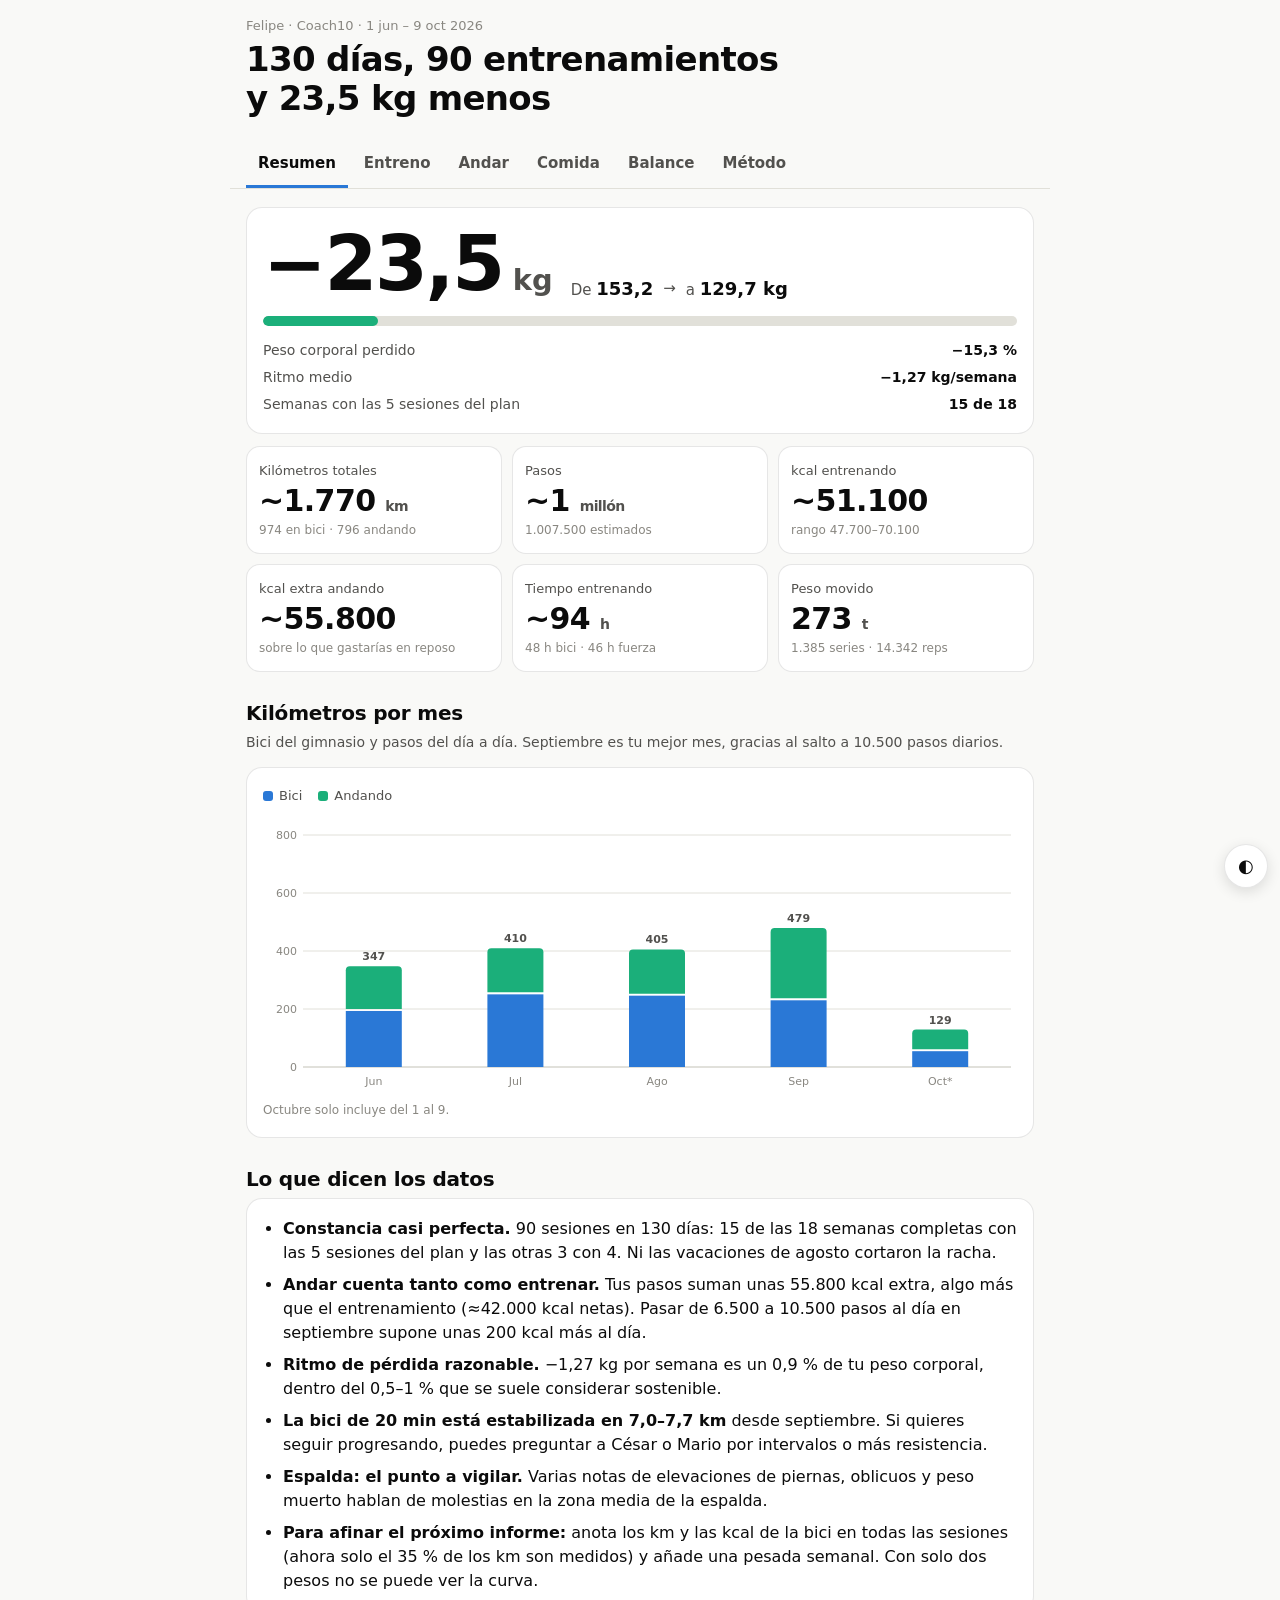
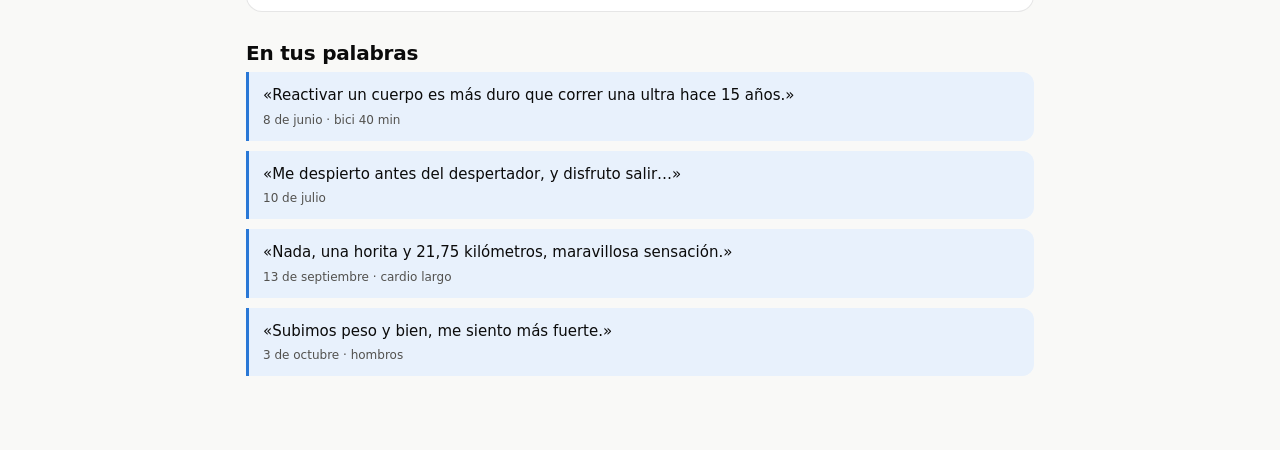
<file: Resumen-entrenamiento-2026-10-09.html>
<!doctype html>
<html lang="es">
<head>
<meta charset="utf-8">
<meta name="viewport" content="width=device-width, initial-scale=1, viewport-fit=cover">
<meta name="theme-color" content="#f9f9f7" media="(prefers-color-scheme: light)">
<meta name="theme-color" content="#0d0d0d" media="(prefers-color-scheme: dark)">
<title>Mi transformación 2026</title>
<style>
:root{
  color-scheme: light;
  --page:#f9f9f7; --card:#ffffff;
  --ink:#0b0b0b; --ink2:#52514e; --muted:#898781;
  --grid:#e1e0d9; --axis:#c3c2b7; --ring:rgba(11,11,11,.10);
  --s1:#2a78d6; --s2:#eb6834; --s3:#1baf7a; --s4:#eda100; --s5:#e87ba4; --s7:#4a3aa7;
  --good:#006300; --accent-soft:#e8f1fc; --neutral:#d9d8d2;
  --radius:16px;
}
@media (prefers-color-scheme: dark){
  :root:not([data-theme="light"]){
    color-scheme: dark;
    --page:#0d0d0d; --card:#1a1a19;
    --ink:#ffffff; --ink2:#c3c2b7; --muted:#898781;
    --grid:#2c2c2a; --axis:#383835; --ring:rgba(255,255,255,.10);
    --s1:#3987e5; --s2:#d95926; --s3:#199e70; --s4:#c98500; --s5:#d55181; --s7:#9085e9;
    --good:#0ca30c; --accent-soft:#16263b; --neutral:#3a3a37;
  }
}
:root[data-theme="dark"]{
  color-scheme: dark;
  --page:#0d0d0d; --card:#1a1a19;
  --ink:#ffffff; --ink2:#c3c2b7; --muted:#898781;
  --grid:#2c2c2a; --axis:#383835; --ring:rgba(255,255,255,.10);
  --s1:#3987e5; --s2:#d95926; --s3:#199e70; --s4:#c98500; --s5:#d55181; --s7:#9085e9;
  --good:#0ca30c; --accent-soft:#16263b; --neutral:#3a3a37;
}
*{box-sizing:border-box}
html{-webkit-text-size-adjust:100%}
body{margin:0;background:var(--page);color:var(--ink);
  font:16px/1.5 system-ui,-apple-system,"Segoe UI",Roboto,sans-serif}
.wrap{max-width:820px;margin:0 auto;padding:0 16px 56px}
header{padding:calc(16px + env(safe-area-inset-top)) 0 4px}
.eyebrow{font-size:13px;color:var(--muted);margin:0 0 4px}
h1{font-size:clamp(24px,6.5vw,34px);line-height:1.15;margin:0 0 6px;letter-spacing:-.02em;text-wrap:balance}
/* tabs */
.tabs{position:sticky;top:0;z-index:20;background:var(--page);margin:8px -16px 0;padding:8px 16px 0;
  border-bottom:1px solid var(--grid)}
.tablist{display:flex;gap:4px;overflow-x:auto;scrollbar-width:none;-webkit-overflow-scrolling:touch;scroll-snap-type:x proximity}
.tablist::-webkit-scrollbar{display:none}
.tabs::after{content:'';position:absolute;right:0;top:8px;bottom:1px;width:28px;pointer-events:none;background:linear-gradient(to right,transparent,var(--page))}
.tab{flex:0 0 auto;scroll-snap-align:start;appearance:none;border:0;background:none;color:var(--ink2);
  font:600 15px/1 system-ui,-apple-system,"Segoe UI",sans-serif;padding:12px 12px 13px;min-height:44px;cursor:pointer;
  border-bottom:3px solid transparent;border-radius:8px 8px 0 0;white-space:nowrap}
.tab[aria-selected="true"]{color:var(--ink);border-bottom-color:var(--s1)}
.tab:focus-visible{outline:2px solid var(--s1);outline-offset:-2px}
.panel{padding-top:18px}
.panel[hidden]{display:none}
h2{font-size:20px;margin:0 0 4px;letter-spacing:-.01em}
.sub{color:var(--ink2);font-size:14px;margin:0 0 14px}
section{margin-top:26px}
section:first-child{margin-top:0}
.card{background:var(--card);border:1px solid var(--ring);border-radius:var(--radius);padding:18px 16px}
.hero{display:grid;gap:14px}
.hero-main{display:flex;flex-wrap:wrap;align-items:flex-end;gap:6px 18px}
.big{font-size:clamp(48px,15vw,76px);font-weight:700;line-height:1;letter-spacing:-.03em}
.big small{font-size:.38em;font-weight:600;color:var(--ink2);letter-spacing:0}
.weights{display:flex;gap:10px;align-items:center;color:var(--ink2);font-size:15px}
.weights b{color:var(--ink);font-size:18px}
.track{position:relative;height:10px;border-radius:5px;background:var(--grid);overflow:hidden}
.track span{position:absolute;inset:0 auto 0 0;background:var(--s3);border-radius:5px}
.kpis{display:grid;grid-template-columns:repeat(2,minmax(0,1fr));gap:10px;margin-top:12px}
@media(min-width:640px){.kpis.k4{grid-template-columns:repeat(4,minmax(0,1fr))}.kpis.k3{grid-template-columns:repeat(3,minmax(0,1fr))}}
.kpi{background:var(--card);border:1px solid var(--ring);border-radius:14px;padding:14px 12px;min-width:0}
.kpi .l{font-size:13px;color:var(--ink2);margin:0}
.kpi .v{font-size:clamp(23px,6.8vw,30px);font-weight:700;letter-spacing:-.02em;line-height:1.15;margin:4px 0 2px}
.kpi .v small{font-size:14px;font-weight:600;color:var(--ink2)}
.kpi .n{font-size:12px;color:var(--muted);margin:0}
.kpi i.sw{display:inline-block;width:9px;height:9px;border-radius:3px;margin-right:6px}
.chart{position:relative;width:100%;touch-action:pan-y}
.chart svg{display:block;width:100%;height:auto;overflow:visible}
.legend{display:flex;flex-wrap:wrap;gap:6px 16px;font-size:13px;color:var(--ink2);margin:0 0 8px}
.legend i{display:inline-block;width:10px;height:10px;border-radius:3px;margin-right:6px;vertical-align:-1px}
.tip{position:absolute;pointer-events:none;background:var(--card);color:var(--ink);border:1px solid var(--ring);
  box-shadow:0 6px 20px rgba(0,0,0,.14);border-radius:10px;padding:8px 10px;font-size:13px;line-height:1.4;
  min-width:160px;opacity:0;transition:opacity .12s;z-index:30}
.tip .row{display:flex;justify-content:space-between;gap:12px}
.tip .row i{display:inline-block;width:8px;height:8px;border-radius:2px;margin-right:6px}
.split{display:grid;gap:12px}
@media(min-width:640px){.split{grid-template-columns:1fr 1fr}}
.stack{display:flex;height:34px;border-radius:8px;overflow:hidden;gap:2px;margin:10px 0 8px}
.stack div{display:flex;align-items:center;padding:0 8px;font-size:13px;font-weight:600;color:#fff;white-space:nowrap;overflow:hidden;min-width:0}
.stack .dk{color:#0b0b0b}
.stack-legend{display:grid;gap:6px;font-size:14px;margin:0}
.stack-legend div{display:flex;justify-content:space-between;gap:12px}
.stack-legend span:first-child{color:var(--ink2)}
.stack-legend i{display:inline-block;width:10px;height:10px;border-radius:3px;margin-right:8px;vertical-align:-1px}
.stack-legend b{font-variant-numeric:tabular-nums;white-space:nowrap}
.kv{display:grid;grid-template-columns:1fr auto;gap:6px 12px;font-size:14px;margin:0}
.kv dt{color:var(--ink2)} .kv dd{margin:0;font-weight:600;text-align:right;font-variant-numeric:tabular-nums}
.kv2{margin:0;font-size:14px}.kv2 dt{color:var(--ink2);font-size:13px;margin-top:10px}.kv2 dt:first-child{margin-top:0}.kv2 dd{margin:1px 0 0;font-weight:600}
.prog{display:grid;gap:14px}
.pr-row{display:grid;gap:4px}
.pr-top{display:flex;justify-content:space-between;gap:8px;font-size:14px}
.pr-top span:last-child{font-weight:700;color:var(--good);white-space:nowrap}
.pr-bar{position:relative;height:22px}
.pr-bar .base{position:absolute;top:10px;left:0;right:0;height:2px;background:var(--grid)}
.pr-bar .seg{position:absolute;top:9px;height:4px;background:var(--s1);border-radius:2px;opacity:.45}
.pr-bar .dot{position:absolute;top:4px;width:14px;height:14px;border-radius:50%;margin-left:-7px;border:2px solid var(--card)}
.pr-meta{font-size:12px;color:var(--muted)}
table{width:100%;border-collapse:collapse;font-size:14px}
th,td{padding:9px 6px;text-align:right;border-bottom:1px solid var(--grid);font-variant-numeric:tabular-nums}
th:first-child,td:first-child{text-align:left}
th{font-size:12px;color:var(--ink2);font-weight:600}
tfoot td{font-weight:700;border-bottom:0}
.scroll{overflow-x:auto;-webkit-overflow-scrolling:touch}
.quotes{display:grid;gap:10px}
blockquote{margin:0;padding:12px 14px;border-left:3px solid var(--s1);background:var(--accent-soft);border-radius:0 12px 12px 0;font-size:15px}
blockquote cite{display:block;font-style:normal;font-size:12px;color:var(--ink2);margin-top:4px}
ul.ins{margin:0;padding-left:20px;display:grid;gap:8px}
details{background:var(--card);border:1px solid var(--ring);border-radius:14px;padding:4px 16px}
details+details{margin-top:10px}
summary{cursor:pointer;font-weight:600;padding:12px 0;list-style:none;display:flex;justify-content:space-between;align-items:center;gap:8px;min-height:44px}
summary::-webkit-details-marker{display:none}
summary::after{content:"+";font-size:20px;color:var(--muted)}
details[open] summary::after{content:"–"}
details p,details li{font-size:14px;color:var(--ink2)}
details ul{padding-left:20px}
.theme{position:fixed;right:12px;bottom:calc(12px + env(safe-area-inset-bottom));z-index:25;border:1px solid var(--ring);
  background:var(--card);color:var(--ink);border-radius:999px;width:44px;height:44px;font-size:18px;cursor:pointer;box-shadow:0 4px 14px rgba(0,0,0,.12)}
footer{margin-top:24px;font-size:12px;color:var(--muted)}
.note{font-size:12px;color:var(--muted);margin:8px 0 0}
.callout{border-left:3px solid var(--s3);background:var(--card);border-radius:0 12px 12px 0;padding:12px 14px;font-size:14px;color:var(--ink2);margin-top:12px;border-top:1px solid var(--ring);border-right:1px solid var(--ring);border-bottom:1px solid var(--ring)}
.callout b{color:var(--ink)}
</style>
</head>
<body>
<button class="theme" id="themeBtn" aria-label="Cambiar tema claro/oscuro">◐</button>
<div class="wrap">
<header>
  <p class="eyebrow">Felipe · Coach10 · 1 jun – 9 oct 2026</p>
  <h1>130 días, 90 entrenamientos y 23,5 kg menos</h1>
</header>

<nav class="tabs" aria-label="Secciones">
  <div class="tablist" role="tablist">
    <button class="tab" role="tab" id="t-resumen" aria-controls="resumen" data-tab="resumen">Resumen</button>
    <button class="tab" role="tab" id="t-entreno" aria-controls="entreno" data-tab="entreno">Entreno</button>
    <button class="tab" role="tab" id="t-andar" aria-controls="andar" data-tab="andar">Andar</button>
    <button class="tab" role="tab" id="t-comida" aria-controls="comida" data-tab="comida">Comida</button>
    <button class="tab" role="tab" id="t-balance" aria-controls="balance" data-tab="balance">Balance</button>
    <button class="tab" role="tab" id="t-metodo" aria-controls="metodo" data-tab="metodo">Método</button>
  </div>
</nav>

<!-- ============ RESUMEN ============ -->
<div class="panel" role="tabpanel" id="resumen" aria-labelledby="t-resumen">
<section>
  <div class="card hero">
    <div class="hero-main">
      <div class="big">−23,5<small> kg</small></div>
      <div class="weights"><span>De <b>153,2</b></span><span>→</span><span>a <b>129,7 kg</b></span></div>
    </div>
    <div class="track" aria-hidden="true"><span style="width:15.3%"></span></div>
    <dl class="kv">
      <dt>Peso corporal perdido</dt><dd>−15,3 %</dd>
      <dt>Ritmo medio</dt><dd>−1,27 kg/semana</dd>
      <dt>Semanas con las 5 sesiones del plan</dt><dd>15 de 18</dd>
    </dl>
  </div>
  <div class="kpis k3">
    <div class="kpi"><p class="l">Kilómetros totales</p><p class="v">~1.770 <small>km</small></p><p class="n">974 en bici · 796 andando</p></div>
    <div class="kpi"><p class="l">Pasos</p><p class="v">~1 <small>millón</small></p><p class="n">1.007.500 estimados</p></div>
    <div class="kpi"><p class="l">kcal entrenando</p><p class="v">~51.100</p><p class="n">rango 47.700–70.100</p></div>
    <div class="kpi"><p class="l">kcal extra andando</p><p class="v">~55.800</p><p class="n">sobre lo que gastarías en reposo</p></div>
    <div class="kpi"><p class="l">Tiempo entrenando</p><p class="v">~94 <small>h</small></p><p class="n">48 h bici · 46 h fuerza</p></div>
    <div class="kpi"><p class="l">Peso movido</p><p class="v">273 <small>t</small></p><p class="n">1.385 series · 14.342 reps</p></div>
  </div>
</section>

<section>
  <h2>Kilómetros por mes</h2>
  <p class="sub">Bici del gimnasio y pasos del día a día. Septiembre es tu mejor mes, gracias al salto a 10.500 pasos diarios.</p>
  <div class="card">
    <div class="legend"><span><i style="background:var(--s1)"></i>Bici</span><span><i style="background:var(--s3)"></i>Andando</span></div>
    <div class="chart" id="cMonthKm"></div>
    <p class="note">Octubre solo incluye del 1 al 9.</p>
  </div>
</section>

<section>
  <h2>Lo que dicen los datos</h2>
  <div class="card">
    <ul class="ins">
      <li><b>Constancia casi perfecta.</b> 90 sesiones en 130 días: 15 de las 18 semanas completas con las 5 sesiones del plan y las otras 3 con 4. Ni las vacaciones de agosto cortaron la racha.</li>
      <li><b>Andar cuenta tanto como entrenar.</b> Tus pasos suman unas 55.800 kcal extra, algo más que el entrenamiento (≈42.000 kcal netas). Pasar de 6.500 a 10.500 pasos al día en septiembre supone unas 200 kcal más al día.</li>
      <li><b>Ritmo de pérdida razonable.</b> −1,27 kg por semana es un 0,9 % de tu peso corporal, dentro del 0,5–1 % que se suele considerar sostenible.</li>
      <li><b>La bici de 20 min está estabilizada en 7,0–7,7 km</b> desde septiembre. Si quieres seguir progresando, puedes preguntar a César o Mario por intervalos o más resistencia.</li>
      <li><b>Espalda: el punto a vigilar.</b> Varias notas de elevaciones de piernas, oblicuos y peso muerto hablan de molestias en la zona media de la espalda.</li>
      <li><b>Para afinar el próximo informe:</b> anota los km y las kcal de la bici en todas las sesiones (ahora solo el 35 % de los km son medidos) y añade una pesada semanal. Con solo dos pesos no se puede ver la curva.</li>
    </ul>
  </div>
</section>

<section>
  <h2>En tus palabras</h2>
  <div class="quotes">
    <blockquote>«Reactivar un cuerpo es más duro que correr una ultra hace 15 años.»<cite>8 de junio · bici 40 min</cite></blockquote>
    <blockquote>«Me despierto antes del despertador, y disfruto salir…»<cite>10 de julio</cite></blockquote>
    <blockquote>«Nada, una horita y 21,75 kilómetros, maravillosa sensación.»<cite>13 de septiembre · cardio largo</cite></blockquote>
    <blockquote>«Subimos peso y bien, me siento más fuerte.»<cite>3 de octubre · hombros</cite></blockquote>
  </div>
</section>
</div>

<!-- ============ ENTRENO ============ -->
<div class="panel" role="tabpanel" id="entreno" aria-labelledby="t-entreno" hidden>
<section>
  <div class="kpis k4" style="margin-top:0">
    <div class="kpi"><p class="l">Sesiones</p><p class="v">90</p><p class="n">69 fuerza + bici · 21 cardio largo o caminata</p></div>
    <div class="kpi"><p class="l">Km en bici</p><p class="v">974 <small>km</small></p><p class="n">340 anotados · 634 estimados</p></div>
    <div class="kpi"><p class="l">kcal bici</p><p class="v">~27.400</p><p class="n">calibradas con tu bici</p></div>
    <div class="kpi"><p class="l">kcal fuerza</p><p class="v">~23.700</p><p class="n">~40 min de fuerza por sesión</p></div>
  </div>
</section>
<section>
  <h2>Calorías por semana</h2>
  <p class="sub">Entre 2.700 y 3.200 kcal por semana desde julio. Desde agosto la fuerza pesa casi tanto como el cardio.</p>
  <div class="card">
    <div class="legend"><span><i style="background:var(--s1)"></i>Bici</span><span><i style="background:var(--s2)"></i>Fuerza</span></div>
    <div class="chart" id="cWeeks"></div>
    <p class="note">Toca una barra para ver el detalle. La semana 19 (5–9 oct) está incompleta.</p>
  </div>
</section>
<section>
  <h2>Vas más rápido en la bici</h2>
  <p class="sub">Velocidad media de las sesiones en las que anotaste los km en tu bici habitual: de 19,6 km/h en julio a unos 22 km/h ahora (+12 %).</p>
  <div class="card">
    <div class="legend"><span><i style="background:var(--s1);border-radius:50%"></i>Bloque final de 20 min</span><span><i style="background:transparent;border:2px solid var(--s1);border-radius:50%"></i>Sesión larga (40–65 min)</span></div>
    <div class="chart" id="cSpeed"></div>
  </div>
</section>
<section>
  <h2>Ganando fuerza mientras pierdes peso</h2>
  <p class="sub">Primera carga registrada frente a la actual, en tu gimnasio habitual. Ganar fuerza en pleno déficit suele indicar que estás conservando músculo.</p>
  <div class="card prog" id="prog"></div>
  <p class="note">Carga anotada en la app. En el press banca se suman los 20 kg de la barra, como apuntaste el 7 de octubre. En el resto no consta el peso de la barra. No se comparan las máquinas del gimnasio de vacaciones porque calibran distinto.</p>
</section>
<section>
  <h2>Mes a mes</h2>
  <div class="card scroll">
    <table>
      <thead><tr><th>Mes</th><th>Sesiones</th><th>Horas</th><th>Km bici</th><th>kcal</th><th>Series</th></tr></thead>
      <tbody id="tMonths"></tbody><tfoot id="tTot"></tfoot>
    </table>
  </div>
</section>
</div>

<!-- ============ ANDAR ============ -->
<div class="panel" role="tabpanel" id="andar" aria-labelledby="t-andar" hidden>
<section>
  <div class="kpis" style="margin-top:0">
    <div class="kpi"><p class="l"><i class="sw" style="background:var(--s3)"></i>Km andando</p><p class="v">~796 <small>km</small></p><p class="n">rango 760–833</p></div>
    <div class="kpi"><p class="l">Pasos</p><p class="v">1.007.500</p><p class="n">en 131 días</p></div>
    <div class="kpi"><p class="l">Antes · 1 jun–31 ago</p><p class="v">5,1 <small>km/día</small></p><p class="n">~6.500 pasos · 473 km</p></div>
    <div class="kpi"><p class="l">Ahora · desde 1 sep</p><p class="v">8,3 <small>km/día</small></p><p class="n">~10.500 pasos · 324 km</p></div>
  </div>
</section>
<section>
  <h2>Kilómetros acumulados: bici y andando</h2>
  <p class="sub">Desde septiembre andas unos 58 km a la semana, tanto o más que en bici (45–60 km semanales).</p>
  <div class="card">
    <div class="legend"><span><i style="background:var(--s1)"></i>Bici</span><span><i style="background:var(--s3)"></i>Andando</span></div>
    <div class="chart" id="cKm"></div>
  </div>
</section>
<section>
  <h2>Pasos por mes</h2>
  <div class="card scroll">
    <table>
      <thead><tr><th>Mes</th><th>Pasos/día</th><th>Pasos</th><th>Km</th><th>kcal extra</th></tr></thead>
      <tbody id="tWalk"></tbody><tfoot id="tWalkTot"></tfoot>
    </table>
  </div>
  <div class="callout"><b>De dónde salen estos km.</b> Tu móvil da 8,3 km/día con unos 10.500 pasos, es decir, una zancada de 0,79 m. Aplicada a ~6.500 pasos/día (1 jun–31 ago) y ~10.500 (desde el 1 sep) salen unos 796 km. Si antes eran 6.000 o 7.000 pasos, el total queda entre 760 y 833 km. La caminata del 16 de agosto ya está dentro de estos pasos.</div>
</section>
</div>

<!-- ============ COMIDA ============ -->
<div class="panel" role="tabpanel" id="comida" aria-labelledby="t-comida" hidden>
<section>
  <h2>Lo que comes según el plan</h2>
  <p class="sub">4 comidas, cada una con una ración de hidrato, una de proteína y una de grasa, más verdura y 2 frutas. No hay registro diario, así que esto es la ingesta del plan con raciones típicas.</p>
  <div class="split">
    <div class="card">
      <p class="l" style="margin:0;font-size:13px;color:var(--ink2)">Energía diaria estimada</p>
      <p style="font-size:clamp(28px,8vw,34px);font-weight:700;margin:2px 0;letter-spacing:-.02em">~1.850 <small style="font-size:14px;color:var(--ink2)">kcal</small></p>
      <p class="note" style="margin:0">entre 1.650 (pollo, merluza, aceite) y 2.100 (salmón, huevos, chocolate 85 %)</p>
      <div class="stack" role="img" aria-label="Reparto: proteína 33 %, hidratos 37 %, grasas 30 %">
        <div style="flex:33;background:var(--s7)">P 33 %</div>
        <div class="dk" style="flex:37;background:var(--s4)">HC 37 %</div>
        <div style="flex:30;background:var(--s5)">G 30 %</div>
      </div>
      <div class="stack-legend">
        <div><span><i style="background:var(--s7)"></i>Proteína</span><b>~150 g · 1,2 g/kg</b></div>
        <div><span><i style="background:var(--s4)"></i>Hidratos</span><b>~170 g</b></div>
        <div><span><i style="background:var(--s5)"></i>Grasas</span><b>~62 g</b></div>
      </div>
    </div>
    <div class="card">
      <p style="margin:0 0 8px;font-weight:600">Una ración por comida equivale a…</p>
      <dl class="kv2">
        <dt>Hidrato (~30 g HC)</dt><dd>58 g avena · 44 g arroz · 171 g patata</dd>
        <dt>Proteína (~32 g)</dt><dd>140 g pollo · 316 g claras · 42 g whey</dd>
        <dt>Grasa (~8 g)</dt><dd>8 g aceite · 16 g frutos secos · 49 g aguacate</dd>
        <dt>Cada día</dt><dd>2 frutas · verdura al gusto · 2,5 L de agua</dd>
      </dl>
      <p class="note">Pesos en crudo, sin lácteos ni ultraprocesados.</p>
    </div>
  </div>
</section>
<section>
  <h2>Frecuencias semanales del plan</h2>
  <div class="card scroll">
    <table>
      <thead><tr><th>Alimento</th><th>Veces por semana</th></tr></thead>
      <tbody>
        <tr><td>Cereales</td><td>21</td></tr><tr><td>Verdura</td><td>14</td></tr><tr><td>Fruta</td><td>7–14</td></tr>
        <tr><td>Huevo</td><td>4–5</td></tr><tr><td>Aves</td><td>3–4</td></tr><tr><td>Carnes rojas</td><td>2–3</td></tr>
        <tr><td>Pescado</td><td>2</td></tr><tr><td>Legumbres</td><td>2</td></tr><tr><td>Marisco</td><td>¼</td></tr>
      </tbody>
    </table>
  </div>
</section>
</div>

<!-- ============ BALANCE ============ -->
<div class="panel" role="tabpanel" id="balance" aria-labelledby="t-balance" hidden>
<section>
  <h2>¿De dónde salen los 23,5 kg?</h2>
  <p class="sub">Perder ese peso equivale a un déficit de unas 164.500 kcal, unas 1.265 kcal al día. Así se reparte entre lo que mueves y lo que comes.</p>
  <div class="card">
    <div class="stack" role="img" aria-label="Déficit diario: pasos 34 %, entreno 25 %, dieta 41 %">
      <div style="flex:34;background:var(--s3)">Pasos 34 %</div>
      <div style="flex:25;background:var(--s1)">Entreno 25 %</div>
      <div class="dk" style="flex:41;background:var(--neutral)">Dieta 41 %</div>
    </div>
    <div class="stack-legend">
      <div><span><i style="background:var(--s3)"></i>Pasos diarios (extra sobre reposo)</span><b>≈426 kcal/día</b></div>
      <div><span><i style="background:var(--s1)"></i>Entrenamiento (neto)</span><b>≈321 kcal/día</b></div>
      <div><span><i style="background:var(--neutral)"></i>Dieta, si no te movieras</span><b>≈518 kcal/día</b></div>
      <div><span>Déficit total</span><b>≈1.265 kcal/día</b></div>
    </div>
    <p class="note">Sin entreno ni pasos, el plan de ~1.850 kcal solo te daría un déficit de unas 500 kcal al día, y habrías perdido unos 9–10 kg en lugar de 23,5. Ojo: incluso sin moverte darías algunos pasos (~3.000 al día), así que la parte de «pasos» es un máximo.</p>
  </div>
</section>
<section>
  <h2>Tu gasto diario, pieza a pieza</h2>
  <p class="sub">Dos formas independientes de calcular el gasto diario dan casi lo mismo, así que las estimaciones se sostienen.</p>
  <div class="card">
    <div class="stack" role="img" aria-label="Gasto diario por componentes">
      <div class="dk" style="flex:2320;background:var(--neutral)">Basal 2.320</div>
      <div style="flex:185;background:var(--s7)"></div>
      <div style="flex:426;background:var(--s3)"></div>
      <div style="flex:321;background:var(--s1)"></div>
    </div>
    <div class="stack-legend">
      <div><span><i style="background:var(--neutral)"></i>Metabolismo basal</span><b>≈2.320 kcal</b></div>
      <div><span><i style="background:var(--s7)"></i>Digestión (10 % de lo que comes)</span><b>≈185 kcal</b></div>
      <div><span><i style="background:var(--s3)"></i>Pasos</span><b>≈426 kcal</b></div>
      <div><span><i style="background:var(--s1)"></i>Entrenamiento neto</span><b>≈321 kcal</b></div>
      <div><span>Suma por componentes</span><b>≈3.250 kcal/día</b></div>
      <div><span>Gasto deducido (1.850 de dieta + 1.265 de déficit)</span><b>≈3.115 kcal/día</b></div>
    </div>
    <p class="note">La diferencia es del 4 %, dentro del margen de error de cualquier estimación. El basal se ha calculado con Mifflin-St Jeor para tu peso medio del periodo (141 kg) y supuestos de 45 años y 180 cm.</p>
  </div>
</section>
</div>

<!-- ============ MÉTODO ============ -->
<div class="panel" role="tabpanel" id="metodo" aria-labelledby="t-metodo" hidden>
<section>
  <details open>
    <summary>Datos de partida</summary>
    <ul>
      <li>Base de datos <b>entrenamiento-coach10-2026-10-09.sqlite</b>: 5 tablas (meses 1 a 5), 568 registros, 1.385 series de fuerza con repeticiones y kg, y notas libres.</li>
      <li>90 días con entrenamiento: 69 de fuerza + bici, 20 de cardio largo y 1 caminata (16 ago). El registro suelto del 18 de junio se anotó el día 19 y se cuenta en esa sesión.</li>
      <li>Peso: solo hay dos datos, 153,2 kg (1 jun) y 129,7 kg (9 oct). Se reparte la bajada de forma lineal.</li>
      <li>Pasos (indicados por ti): ~6.000–7.000 diarios del 1 jun al 31 ago y ~10.500 desde el 1 sep, con 8,3 km/día de media según el móvil.</li>
      <li>Todo el cardio del gimnasio fue en bici estática, aunque la tabla diga remo, elíptica o escaladora (lo dicen tus notas).</li>
      <li>Error de tecleo corregido: 224 kg en el jalón unilateral del 16 sep se toma como 22,4 kg.</li>
    </ul>
  </details>
  <details>
    <summary>Kilómetros</summary>
    <ul>
      <li><b>Bici:</b> 340 km salen de tus notas. El resto (≈634 km) se estima con la duración × tu velocidad en esas fechas, según las lecturas cercanas (±14 días). Para junio se supone una subida de 17,5 a 19,6 km/h. Los calentamientos van al 92 % de esa velocidad.</li>
      <li>La bici de vacaciones (25 jul – 23 ago) marcaba un 30 % más de distancia. Se usa lo equivalente en tu bici habitual; con la de vacaciones serían unos 74 km más.</li>
      <li><b>Andando:</b> zancada de 0,79 m (8,3 km ÷ 10.500 pasos) × pasos diarios × días: 92 días a 6.500 pasos + 39 días a 10.500. La caminata del 16 ago va incluida, por lo que no se suma aparte.</li>
    </ul>
  </details>
  <details>
    <summary>Calorías</summary>
    <ul>
      <li><b>Bici:</b> km × kcal/km calibradas con tu bici (27,3 en julio y 29,5 en sep–oct, por la mayor resistencia). La de vacaciones marcaba el doble (52–57 kcal/km) y se descarta. Total: ~27.400 kcal.</li>
      <li><b>Fuerza:</b> los minutos salen de la hora a la que guardaste cada ejercicio (~40 min por sesión) × MET 3,5 × tu peso de ese día. Total: ~23.700 kcal.</li>
      <li><b>Rango del entreno:</b> 47.700 kcal (MET 3,0 en fuerza) a 70.100 kcal (MET 5,0 en fuerza y 6,8 en bici). La cifra central, 51.100, está cerca del escenario prudente.</li>
      <li><b>Andando:</b> coste neto de 0,5 kcal por kg y km (lo que se gasta por encima del reposo) × km × tu peso de cada día ≈ 55.800 kcal (53.200–58.400).</li>
      <li><b>Neto del entreno</b> (≈42.000): lo gastado menos el basal que habrías gastado igualmente (Mifflin-St Jeor con 45 años y 180 cm supuestos).</li>
      <li><b>Déficit:</b> 23,5 kg × ~7.000 kcal/kg. Es algo menos que la grasa pura (7.700) porque al principio también se pierde agua y glucógeno. Con 6.500–7.700 kcal/kg, el déficit queda entre 1.175 y 1.390 kcal/día.</li>
    </ul>
  </details>
  <details>
    <summary>Nutrición</summary>
    <ul>
      <li>Del PDF «Planificación Nutricional (19/05/26)»: 4 comidas con una ración de cada columna, verduras, 2 frutas obligatorias y 2,5 L de agua.</li>
      <li>Raciones valoradas con tablas estándar (58 g de avena ≈ 225 kcal; 140 g de pechuga ≈ 155 kcal; 8 g de aceite = 72 kcal). Como lo sigues «sin ser súper estricto», la ingesta real puede variar ±10–15 %.</li>
    </ul>
  </details>
  <footer>Generado el 9 de octubre de 2026. Las estimaciones son orientativas y no sustituyen el criterio de tu entrenador ni de tu nutricionista.</footer>
</section>
</div>
</div>

<div class="tip" id="tip" role="status" aria-live="polite"></div>
<script>
const DATA = {"semanas": [{"sem": 1, "inicio": "2026-06-01", "c": 1186, "f": 1032, "km": 43.5, "n": 5, "min": 258.8}, {"sem": 2, "inicio": "2026-06-08", "c": 1277, "f": 1006, "km": 46.9, "n": 5, "min": 263.6}, {"sem": 3, "inicio": "2026-06-15", "c": 1369, "f": 944, "km": 50.2, "n": 5, "min": 262.9}, {"sem": 4, "inicio": "2026-06-22", "c": 1023, "f": 898, "km": 37.5, "n": 4, "min": 213.7}, {"sem": 5, "inicio": "2026-06-29", "c": 1492, "f": 883, "km": 54.8, "n": 5, "min": 263.8}, {"sem": 6, "inicio": "2026-07-06", "c": 1630, "f": 1092, "km": 60.1, "n": 5, "min": 301.9}, {"sem": 7, "inicio": "2026-07-13", "c": 1731, "f": 1284, "km": 62.9, "n": 5, "min": 332.9}, {"sem": 8, "inicio": "2026-07-20", "c": 1674, "f": 1085, "km": 60.6, "n": 5, "min": 303.7}, {"sem": 9, "inicio": "2026-07-27", "c": 1561, "f": 1483, "km": 56.1, "n": 5, "min": 337.6}, {"sem": 10, "inicio": "2026-08-03", "c": 1477, "f": 1603, "km": 52.7, "n": 4, "min": 338.8}, {"sem": 11, "inicio": "2026-08-10", "c": 1227, "f": 1665, "km": 43.6, "n": 5, "min": 320.2}, {"sem": 12, "inicio": "2026-08-17", "c": 1479, "f": 1587, "km": 52.0, "n": 4, "min": 334.9}, {"sem": 13, "inicio": "2026-08-24", "c": 1703, "f": 1480, "km": 59.5, "n": 5, "min": 344.4}, {"sem": 14, "inicio": "2026-08-31", "c": 1723, "f": 1240, "km": 59.8, "n": 5, "min": 313.8}, {"sem": 15, "inicio": "2026-09-07", "c": 1708, "f": 1352, "km": 58.8, "n": 5, "min": 323.7}, {"sem": 16, "inicio": "2026-09-14", "c": 1682, "f": 1270, "km": 57.6, "n": 5, "min": 316.2}, {"sem": 17, "inicio": "2026-09-21", "c": 1312, "f": 1541, "km": 44.5, "n": 5, "min": 315.0}, {"sem": 18, "inicio": "2026-09-28", "c": 1358, "f": 1395, "km": 46.0, "n": 5, "min": 299.0}, {"sem": 19, "inicio": "2026-10-05", "c": 791, "f": 846, "km": 26.8, "n": 3, "min": 181.6}], "meses": {"2026-06": {"n": 20, "km": 193.2, "kcal": 9146, "min": 1044.0, "series": 243, "ton": 44205}, "2026-07": {"n": 22, "km": 250.5, "kcal": 12313, "min": 1364.7, "series": 264, "ton": 41851}, "2026-08": {"n": 21, "km": 245.9, "kcal": 13947, "min": 1526.5, "series": 368, "ton": 85240}, "2026-09": {"n": 21, "km": 230.0, "kcal": 12395, "min": 1330.3, "series": 388, "ton": 79353}, "2026-10": {"n": 6, "km": 54.5, "kcal": 3288, "min": 361.0, "series": 122, "ton": 22532}}, "vel": [{"fecha": "2026-07-05", "v": 19.57, "min": 46}, {"fecha": "2026-07-12", "v": 20.3, "min": 60}, {"fecha": "2026-07-13", "v": 20.36, "min": 53.16}, {"fecha": "2026-07-21", "v": 20.28, "min": 41.43}, {"fecha": "2026-08-24", "v": 21.0, "min": 20}, {"fecha": "2026-08-26", "v": 21.0, "min": 20}, {"fecha": "2026-08-28", "v": 21.0, "min": 20}, {"fecha": "2026-08-29", "v": 21.09, "min": 28.45}, {"fecha": "2026-09-02", "v": 22.32, "min": 20.16}, {"fecha": "2026-09-05", "v": 21.55, "min": 20.05}, {"fecha": "2026-09-06", "v": 21.93, "min": 65}, {"fecha": "2026-09-07", "v": 22.43, "min": 20.06}, {"fecha": "2026-09-09", "v": 22.83, "min": 20}, {"fecha": "2026-09-11", "v": 22.8, "min": 20}, {"fecha": "2026-09-12", "v": 22.86, "min": 20}, {"fecha": "2026-09-13", "v": 21.75, "min": 60}, {"fecha": "2026-09-14", "v": 22.62, "min": 21.22}, {"fecha": "2026-09-16", "v": 22.53, "min": 20}, {"fecha": "2026-09-18", "v": 21.0, "min": 20}, {"fecha": "2026-09-19", "v": 21.54, "min": 20}, {"fecha": "2026-09-20", "v": 21.13, "min": 60}, {"fecha": "2026-09-21", "v": 21.06, "min": 20}, {"fecha": "2026-09-22", "v": 22.28, "min": 20.2}, {"fecha": "2026-09-23", "v": 21.56, "min": 20.04}, {"fecha": "2026-09-24", "v": 21.6, "min": 20}, {"fecha": "2026-09-25", "v": 21.39, "min": 20}, {"fecha": "2026-09-28", "v": 22.05, "min": 20}, {"fecha": "2026-09-30", "v": 22.92, "min": 20}, {"fecha": "2026-10-02", "v": 22.34, "min": 20.14}, {"fecha": "2026-10-03", "v": 22.14, "min": 20.08}, {"fecha": "2026-10-04", "v": 22.98, "min": 20}, {"fecha": "2026-10-06", "v": 20.98, "min": 20.33}, {"fecha": "2026-10-07", "v": 22.37, "min": 20.12}, {"fecha": "2026-10-09", "v": 21.33, "min": 20}], "cumDaily": [["2026-06-01", 12.1, 5.1], ["2026-06-02", 12.1, 10.3], ["2026-06-03", 16.9, 15.4], ["2026-06-04", 16.9, 20.6], ["2026-06-05", 18.3, 25.7], ["2026-06-06", 31.6, 30.8], ["2026-06-07", 43.5, 36.0], ["2026-06-08", 55.6, 41.1], ["2026-06-09", 55.6, 46.2], ["2026-06-10", 63.0, 51.4], ["2026-06-11", 63.0, 56.5], ["2026-06-12", 70.5, 61.7], ["2026-06-13", 78.1, 66.8], ["2026-06-14", 90.4, 71.9], ["2026-06-15", 102.8, 77.1], ["2026-06-16", 102.8, 82.2], ["2026-06-17", 110.5, 87.3], ["2026-06-18", 110.5, 92.5], ["2026-06-19", 118.2, 97.6], ["2026-06-20", 126.0, 102.8], ["2026-06-21", 140.6, 107.9], ["2026-06-22", 140.6, 113.0], ["2026-06-23", 140.6, 118.2], ["2026-06-24", 148.6, 123.3], ["2026-06-25", 148.6, 128.5], ["2026-06-26", 150.1, 133.6], ["2026-06-27", 158.2, 138.7], ["2026-06-28", 178.1, 143.9], ["2026-06-29", 178.1, 149.0], ["2026-06-30", 193.2, 154.1], ["2026-07-01", 193.2, 159.3], ["2026-07-02", 201.4, 164.4], ["2026-07-03", 209.6, 169.6], ["2026-07-04", 217.9, 174.7], ["2026-07-05", 232.9, 179.8], ["2026-07-06", 232.9, 185.0], ["2026-07-07", 248.0, 190.1], ["2026-07-08", 256.2, 195.2], ["2026-07-09", 256.2, 200.4], ["2026-07-10", 264.5, 205.5], ["2026-07-11", 272.7, 210.7], ["2026-07-12", 293.0, 215.8], ["2026-07-13", 311.1, 220.9], ["2026-07-14", 311.1, 226.1], ["2026-07-15", 311.1, 231.2], ["2026-07-16", 319.3, 236.4], ["2026-07-17", 327.6, 241.5], ["2026-07-18", 335.8, 246.6], ["2026-07-19", 355.9, 251.8], ["2026-07-20", 355.9, 256.9], ["2026-07-21", 369.9, 262.0], ["2026-07-22", 369.9, 267.2], ["2026-07-23", 378.3, 272.3], ["2026-07-24", 386.6, 277.5], ["2026-07-25", 396.3, 282.6], ["2026-07-26", 416.6, 287.7], ["2026-07-27", 416.6, 292.9], ["2026-07-28", 425.9, 298.0], ["2026-07-29", 434.7, 303.1], ["2026-07-30", 434.7, 308.3], ["2026-07-31", 443.7, 313.4], ["2026-08-01", 452.4, 318.6], ["2026-08-02", 472.7, 323.7], ["2026-08-03", 482.1, 328.8], ["2026-08-04", 482.1, 334.0], ["2026-08-05", 482.1, 339.1], ["2026-08-06", 491.4, 344.3], ["2026-08-07", 500.7, 349.4], ["2026-08-08", 500.7, 354.5], ["2026-08-09", 525.4, 359.7], ["2026-08-10", 525.4, 364.8], ["2026-08-11", 535.8, 369.9], ["2026-08-12", 535.8, 375.1], ["2026-08-13", 546.1, 380.2], ["2026-08-14", 558.6, 385.4], ["2026-08-15", 569.0, 390.5], ["2026-08-16", 569.0, 395.6], ["2026-08-17", 569.0, 400.8], ["2026-08-18", 578.0, 405.9], ["2026-08-19", 586.7, 411.0], ["2026-08-20", 586.7, 416.2], ["2026-08-21", 586.7, 421.3], ["2026-08-22", 595.4, 426.5], ["2026-08-23", 621.0, 431.6], ["2026-08-24", 629.6, 436.7], ["2026-08-25", 629.6, 441.9], ["2026-08-26", 638.3, 447.0], ["2026-08-27", 638.3, 452.2], ["2026-08-28", 647.0, 457.3], ["2026-08-29", 658.6, 462.4], ["2026-08-30", 680.5, 467.6], ["2026-08-31", 689.5, 472.7], ["2026-09-01", 689.5, 481.0], ["2026-09-02", 698.7, 489.3], ["2026-09-03", 698.7, 497.6], ["2026-09-04", 707.7, 505.9], ["2026-09-05", 716.6, 514.2], ["2026-09-06", 740.3, 522.5], ["2026-09-07", 749.5, 530.8], ["2026-09-08", 749.5, 539.1], ["2026-09-09", 758.8, 547.4], ["2026-09-10", 758.8, 555.7], ["2026-09-11", 768.1, 564.0], ["2026-09-12", 777.4, 572.3], ["2026-09-13", 799.2, 580.6], ["2026-09-14", 808.8, 588.9], ["2026-09-15", 808.8, 597.2], ["2026-09-16", 818.0, 605.5], ["2026-09-17", 818.0, 613.8], ["2026-09-18", 826.7, 622.1], ["2026-09-19", 835.6, 630.4], ["2026-09-20", 856.7, 638.7], ["2026-09-21", 865.4, 647.0], ["2026-09-22", 874.6, 655.3], ["2026-09-23", 883.5, 663.6], ["2026-09-24", 892.4, 671.9], ["2026-09-25", 901.2, 680.2], ["2026-09-26", 901.2, 688.5], ["2026-09-27", 901.2, 696.8], ["2026-09-28", 910.2, 705.1], ["2026-09-29", 910.2, 713.4], ["2026-09-30", 919.6, 721.7], ["2026-10-01", 919.6, 730.0], ["2026-10-02", 928.7, 738.3], ["2026-10-03", 937.8, 746.6], ["2026-10-04", 947.2, 754.9], ["2026-10-05", 947.2, 763.2], ["2026-10-06", 956.1, 771.5], ["2026-10-07", 965.2, 779.8], ["2026-10-08", 965.2, 788.1], ["2026-10-09", 974.0, 796.4]], "walk": {"months": {"2026-06": {"pasos": 195000, "km": 154.1, "kcal": 11605, "dias": 30}, "2026-07": {"pasos": 201500, "km": 159.3, "kcal": 11553, "dias": 31}, "2026-08": {"pasos": 201500, "km": 159.3, "kcal": 11107, "dias": 31}, "2026-09": {"pasos": 315000, "km": 249.0, "kcal": 16677, "dias": 30}, "2026-10": {"pasos": 94500, "km": 74.7, "kcal": 4871, "dias": 9}}}};
const fmt=(n,d=0)=>{const s=Math.abs(Number(n)).toFixed(d);let [i,f]=s.split('.');i=i.replace(/\B(?=(\d{3})+(?!\d))/g,'.');return (Number(n)<0?'−':'')+i+(f?','+f:'')};
const MES=['ene','feb','mar','abr','may','jun','jul','ago','sep','oct','nov','dic'];
const fdate=s=>{const [y,m,d]=s.split('-').map(Number);return d+' '+MES[m-1]};
const css=v=>getComputedStyle(document.documentElement).getPropertyValue(v).trim();
const NS='http://www.w3.org/2000/svg';
function el(tag,attrs={},parent){const e=document.createElementNS(NS,tag);for(const k in attrs)e.setAttribute(k,attrs[k]);if(parent)parent.appendChild(e);return e}
function txt(parent,x,y,s,o={}){const t=el('text',Object.assign({x,y,'font-size':11,fill:css('--muted')},o),parent);t.textContent=s;return t}
const tip=document.getElementById('tip');
function showTip(html,host,x,y){
  tip.innerHTML=html;tip.style.opacity=1;
  const r=host.getBoundingClientRect(),tw=tip.offsetWidth,th=tip.offsetHeight;
  let left=r.left+scrollX+x-tw/2;left=Math.max(8,Math.min(left,scrollX+document.documentElement.clientWidth-tw-8));
  let top=r.top+scrollY+y-th-12;if(top<scrollY+60)top=r.top+scrollY+y+16;
  tip.style.left=left+'px';tip.style.top=top+'px';
}
function hideTip(){tip.style.opacity=0}
document.addEventListener('pointerdown',e=>{if(!e.target.closest('.chart'))hideTip()});
function niceStep(v){const p=Math.pow(10,Math.floor(Math.log10(v)));const n=v/p;return (n<=1?1:n<=2?2:n<=2.5?2.5:n<=5?5:10)*p}
function niceMax(v){return niceStep(v/4)*4}
const tday=s=>{const [y,m,d]=s.split('-').map(Number);return Date.UTC(y,m-1,d)};
function yAxis(svg,m,W,y,max,f){for(let i=0;i<=4;i++){const v=max*i/4;el('line',{x1:m.l,x2:W-m.r,y1:y(v),y2:y(v),stroke:i?css('--grid'):css('--axis')},svg);txt(svg,m.l-6,y(v)+4,f(v),{'text-anchor':'end'})}}
const kfmt=v=>v>=1000?fmt(v/1000,v%1000?1:0)+'k':fmt(v);
function roundTop(x,y,w,h,r){r=Math.min(r,w/2,h);return `M${x},${y+h} V${y+r} Q${x},${y} ${x+r},${y} H${x+w-r} Q${x+w},${y} ${x+w},${y+r} V${y+h} Z`}
function bindHover(hit,on,off){hit.addEventListener('pointerenter',on);hit.addEventListener('pointerdown',on);hit.addEventListener('pointerleave',e=>{if(e.pointerType==='mouse')off()})}

/* stacked bars generic: rows [{label, parts:[v1,v2], tip}] */
function stackedBars(hostId,rows,colors,opts={}){
  const host=document.getElementById(hostId);host.innerHTML='';
  const W=host.clientWidth;if(!W)return;
  const H=opts.h?opts.h(W):Math.max(220,Math.min(300,W*.55)),m={l:40,r:6,t:opts.valLabels?22:10,b:26};
  const svg=el('svg',{viewBox:`0 0 ${W} ${H}`,role:'img','aria-label':opts.aria||''},host);
  const max=niceMax(Math.max(...rows.map(r=>r.parts.reduce((a,b)=>a+b,0))));
  const iw=W-m.l-m.r,ih=H-m.t-m.b,bw=iw/rows.length,barW=Math.min(opts.maxW||999,Math.max(6,bw-Math.max(2,bw*.28)));
  const y=v=>m.t+ih-v/max*ih;
  yAxis(svg,m,W,y,max,kfmt);
  const groups=[];
  rows.forEach((r,i)=>{
    const x=m.l+i*bw+(bw-barW)/2,g=el('g',{},svg);groups.push(g);let acc=0;
    r.parts.forEach((v,j)=>{const y0=y(acc),y1=y(acc+v);const h=Math.max(0,y0-y1-(j?2:0));
      if(j===r.parts.length-1)el('path',{d:roundTop(x,y1,barW,h,4),fill:colors[j]},g);else el('rect',{x,y:y1,width:barW,height:h,fill:colors[j]},g);acc+=v});
    if(opts.valLabels)txt(svg,x+barW/2,y(acc)-6,fmt(acc),{'text-anchor':'middle',fill:css('--ink2'),'font-weight':600});
    if(opts.xEvery?(i%opts.xEvery(W,rows.length)===0||i===rows.length-1):true)txt(svg,x+barW/2,H-8,r.label,{'text-anchor':'middle'});
    const hit=el('rect',{x:m.l+i*bw,y:m.t,width:bw,height:ih,fill:'transparent',style:'cursor:pointer'},svg);
    bindHover(hit,()=>{groups.forEach(o=>o.style.opacity=o===g?1:.45);showTip(r.tip,host,(x+barW/2)*host.clientWidth/W,y(acc)*host.clientWidth/W)},
      ()=>{groups.forEach(o=>o.style.opacity=1);hideTip()});
  });
}
function drawWeeks(){
  const c1=css('--s1'),c2=css('--s2');
  stackedBars('cWeeks',DATA.semanas.map(w=>({label:'S'+w.sem,parts:[w.c,w.f],
    tip:`<b>Semana ${w.sem}</b> · desde ${fdate(w.inicio)}<div class="row"><span><i style="background:${c1}"></i>Bici</span><b>${fmt(w.c)} kcal</b></div><div class="row"><span><i style="background:${c2}"></i>Fuerza</span><b>${fmt(w.f)} kcal</b></div><div class="row"><span>Total</span><b>${fmt(w.c+w.f)} kcal</b></div><div class="row"><span>Sesiones · km bici</span><b>${w.n} · ${fmt(w.km,1)}</b></div>`})),
    [c1,c2],{aria:'Calorías por semana',xEvery:(W,n)=>Math.ceil(n/(W<480?6:10))});
}
const MNAME={'2026-06':'Jun','2026-07':'Jul','2026-08':'Ago','2026-09':'Sep','2026-10':'Oct*'};
function drawMonthKm(){
  const c1=css('--s1'),c3=css('--s3');
  stackedBars('cMonthKm',Object.keys(DATA.meses).map(k=>{const b=DATA.meses[k].km,w=DATA.walk.months[k].km;return {label:MNAME[k],parts:[b,w],
    tip:`<b>${MNAME[k].replace('*',' (1–9)')}</b><div class="row"><span><i style="background:${c1}"></i>Bici</span><b>${fmt(b)} km</b></div><div class="row"><span><i style="background:${c3}"></i>Andando</span><b>${fmt(w)} km</b></div><div class="row"><span>Total</span><b>${fmt(b+w)} km</b></div>`}}),
    [c1,c3],{aria:'Kilómetros por mes',maxW:56,valLabels:true,h:W=>Math.max(220,Math.min(280,W*.6))});
}

/* cumulative km two lines */
const D0=Date.UTC(2026,5,1),D1=Date.UTC(2026,9,9);
function drawKm(){
  const host=document.getElementById('cKm');host.innerHTML='';const W=host.clientWidth;if(!W)return;
  const H=Math.max(220,Math.min(300,W*.55)),m={l:44,r:12,t:16,b:26};
  const svg=el('svg',{viewBox:`0 0 ${W} ${H}`,role:'img','aria-label':'Kilómetros acumulados en bici y andando'},host);
  const days=DATA.cumDaily;const max=niceMax(Math.max(days[days.length-1][1],days[days.length-1][2]));
  const x=t=>m.l+(t-D0)/(D1-D0)*(W-m.l-m.r),y=v=>m.t+(H-m.t-m.b)*(1-v/max);
  yAxis(svg,m,W,y,max,v=>fmt(v));
  [['2026-06-01','jun'],['2026-07-01','jul'],['2026-08-01','ago'],['2026-09-01','sep'],['2026-10-01','oct']].forEach(([d,l])=>txt(svg,x(tday(d)),H-8,l));
  const sx=x(tday('2026-09-01'));el('line',{x1:sx,x2:sx,y1:m.t,y2:H-m.b,stroke:css('--axis'),'stroke-dasharray':'3 3'},svg);
  txt(svg,sx+4,H-m.b-6,'10.500 pasos/día →',{fill:css('--ink2')});
  const series=[[1,css('--s1'),'Bici'],[2,css('--s3'),'Andando']];
  series.forEach(([idx,col])=>{let d='';days.forEach((p,i)=>d+=(i?' L':'M')+x(tday(p[0]))+','+y(p[idx]));
    el('path',{d,fill:'none',stroke:col,'stroke-width':2,'stroke-linejoin':'round'},svg)});
  const last=days[days.length-1];const lx=x(tday(last[0]));
  const yb=y(last[1]),yw=y(last[2]);const sep=Math.abs(yb-yw)<16;
  series.forEach(([idx,col,name])=>{const yy=y(last[idx]);el('circle',{cx:lx,cy:yy,r:4.5,fill:col,stroke:css('--card'),'stroke-width':2},svg);
    let ly=yy+(idx===1?-8:14);if(sep)ly=idx===1?Math.min(yb,yw)-8:Math.max(yb,yw)+16;
    txt(svg,lx-8,ly,name+' '+fmt(last[idx])+' km',{'text-anchor':'end','font-size':12,'font-weight':700,fill:css('--ink')})});
  const cross=el('line',{y1:m.t,y2:H-m.b,stroke:css('--axis'),opacity:0},svg);
  const dots=series.map(([,col])=>el('circle',{r:5,fill:col,stroke:css('--card'),'stroke-width':2,opacity:0},svg));
  const ov=el('rect',{x:m.l,y:m.t,width:W-m.l-m.r,height:H-m.t-m.b,fill:'transparent'},svg);
  const move=e=>{const r=svg.getBoundingClientRect();const px=(e.clientX-r.left)*W/r.width;
    const i=Math.max(0,Math.min(days.length-1,Math.round((px-m.l)/(W-m.l-m.r)*(days.length-1))));const p=days[i],cx=x(tday(p[0]));
    cross.setAttribute('x1',cx);cross.setAttribute('x2',cx);cross.setAttribute('opacity',1);
    dots.forEach((d,j)=>{d.setAttribute('cx',cx);d.setAttribute('cy',y(p[j+1]));d.setAttribute('opacity',1)});
    showTip(`<b>${fdate(p[0])}</b><div class="row"><span><i style="background:${css('--s1')}"></i>Bici</span><b>${fmt(p[1])} km</b></div><div class="row"><span><i style="background:${css('--s3')}"></i>Andando</span><b>${fmt(p[2])} km</b></div><div class="row"><span>Total</span><b>${fmt(p[1]+p[2])} km</b></div>`,host,cx*r.width/W,Math.min(y(p[1]),y(p[2]))*r.height/H)};
  ov.addEventListener('pointermove',move);ov.addEventListener('pointerdown',move);
  ov.addEventListener('pointerleave',e=>{if(e.pointerType==='mouse'){cross.setAttribute('opacity',0);dots.forEach(d=>d.setAttribute('opacity',0));hideTip()}});
}

/* speed */
function drawSpeed(){
  const host=document.getElementById('cSpeed');host.innerHTML='';const W=host.clientWidth;if(!W)return;
  const H=Math.max(200,Math.min(260,W*.5)),m={l:40,r:12,t:14,b:26};
  const svg=el('svg',{viewBox:`0 0 ${W} ${H}`,role:'img','aria-label':'Velocidad media en bici'},host);
  const lo=18,hi=24,T0=Date.UTC(2026,6,1);const x=t=>m.l+(t-T0)/(D1-T0)*(W-m.l-m.r),y=v=>m.t+(H-m.t-m.b)*(1-(v-lo)/(hi-lo));
  for(let v=lo;v<=hi;v+=2){el('line',{x1:m.l,x2:W-m.r,y1:y(v),y2:y(v),stroke:v===lo?css('--axis'):css('--grid')},svg);txt(svg,m.l-6,y(v)+4,v,{'text-anchor':'end'})}
  [['2026-07-01','jul'],['2026-08-01','ago'],['2026-09-01','sep'],['2026-10-01','oct']].forEach(([d,l])=>txt(svg,x(tday(d)),H-8,l));
  const vx1=x(tday('2026-07-25')),vx2=x(tday('2026-08-23'));
  el('rect',{x:vx1,y:m.t,width:vx2-vx1,height:H-m.t-m.b,fill:css('--grid'),opacity:.5},svg);
  txt(svg,(vx1+vx2)/2,m.t+14,'vacaciones',{'text-anchor':'middle'});
  DATA.vel.forEach(p=>{const cx=x(tday(p.fecha)),cy=y(p.v),long=p.min>35;
    el('circle',{cx,cy,r:5,fill:long?css('--card'):css('--s1'),stroke:long?css('--s1'):css('--card'),'stroke-width':2},svg);
    const hit=el('circle',{cx,cy,r:12,fill:'transparent'},svg);
    bindHover(hit,()=>showTip(`<b>${fdate(p.fecha)}</b><div class="row"><span>Velocidad</span><b>${fmt(p.v,1)} km/h</b></div><div class="row"><span>Duración</span><b>${fmt(p.min)} min</b></div>`,host,cx*host.clientWidth/W,cy*host.clientWidth/W),hideTip)});
  txt(svg,x(tday('2026-07-05'))+8,y(19.57)+16,'19,6',{fill:css('--ink2')});
  txt(svg,W-m.r,y(23)-6,'≈22 km/h',{'text-anchor':'end',fill:css('--ink2')});
}

const PROG=[
  ['Prensa de piernas',30,66,'3 jun','6 oct'],
  ['Press banca con barra (barra incluida)',30,50,'2 jul','7 oct'],
  ['Peso muerto rumano con barra',10,20,'31 jul','6 oct'],
  ['Curl de bíceps con barra',10,20,'26 ago','4 oct'],
  ['Press militar sentado con barra',30,40,'24 sep','3 oct'],
  ['Extensión de tríceps en polea',18.5,23,'24 ago','19 sep'],
  ['Jalón al pecho',30,36,'3 jun','9 oct'],
  ['Remo con barra inclinado',30,35,'23 sep','9 oct'],
];
function drawProg(){
  const host=document.getElementById('prog');host.innerHTML='';const max=70;
  PROG.forEach(([n,a,b,da,db])=>{const pct=Math.round((b/a-1)*100);const row=document.createElement('div');row.className='pr-row';
    row.innerHTML=`<div class="pr-top"><span>${n}</span><span>+${pct} %</span></div><div class="pr-bar"><div class="base"></div><div class="seg" style="left:${a/max*100}%;width:${(b-a)/max*100}%"></div><div class="dot" style="left:${a/max*100}%;background:var(--muted)"></div><div class="dot" style="left:${b/max*100}%;background:var(--s1)"></div></div><div class="pr-meta">${fmt(a,a%1?1:0)} kg (${da}) → <b style="color:var(--ink)">${fmt(b,b%1?1:0)} kg</b> (${db})</div>`;
    host.appendChild(row)});
}
function drawTables(){
  const names={'2026-06':'Junio','2026-07':'Julio','2026-08':'Agosto','2026-09':'Septiembre','2026-10':'Octubre (1–9)'};
  let tb='',T={n:0,min:0,km:0,kcal:0,series:0};
  for(const k in DATA.meses){const v=DATA.meses[k];for(const t in T)T[t]+=v[t];
    tb+=`<tr><td>${names[k]}</td><td>${v.n}</td><td>${fmt(v.min/60,1)}</td><td>${fmt(v.km)}</td><td>${fmt(v.kcal)}</td><td>${fmt(v.series)}</td></tr>`}
  document.getElementById('tMonths').innerHTML=tb;
  document.getElementById('tTot').innerHTML=`<tr><td>Total</td><td>${T.n}</td><td>${fmt(T.min/60)}</td><td>${fmt(T.km)}</td><td>${fmt(T.kcal)}</td><td>${fmt(T.series)}</td></tr>`;
  let tw='',U={pasos:0,km:0,kcal:0,dias:0};
  for(const k in DATA.walk.months){const v=DATA.walk.months[k];for(const t in U)U[t]+=v[t];
    tw+=`<tr><td>${names[k]}</td><td>${fmt(v.pasos/v.dias)}</td><td>${fmt(v.pasos)}</td><td>${fmt(v.km)}</td><td>${fmt(v.kcal)}</td></tr>`}
  document.getElementById('tWalk').innerHTML=tw;
  document.getElementById('tWalkTot').innerHTML=`<tr><td>Total</td><td>${fmt(U.pasos/U.dias)}</td><td>${fmt(U.pasos)}</td><td>${fmt(U.km)}</td><td>${fmt(U.kcal)}</td></tr>`;
}

/* tabs */
const DRAW={resumen:[drawMonthKm],entreno:[drawWeeks,drawSpeed],andar:[drawKm],comida:[],balance:[],metodo:[]};
const tabs=[...document.querySelectorAll('.tab')];let current='resumen';
function show(id,focus){
  if(!DRAW[id])id='resumen';current=id;hideTip();
  tabs.forEach(t=>{const on=t.dataset.tab===id;t.setAttribute('aria-selected',on);t.tabIndex=on?0:-1;document.getElementById(t.dataset.tab).hidden=!on;
    if(on){t.scrollIntoView({block:'nearest',inline:'nearest'});if(focus)t.focus()}});
  DRAW[id].forEach(f=>f());
  try{history.replaceState(null,'','#'+id)}catch(e){}
}
tabs.forEach((t,i)=>{
  t.addEventListener('click',()=>{show(t.dataset.tab);window.scrollTo({top:0})});
  t.addEventListener('keydown',e=>{let j=null;if(e.key==='ArrowRight')j=(i+1)%tabs.length;if(e.key==='ArrowLeft')j=(i-1+tabs.length)%tabs.length;if(j!==null){e.preventDefault();show(tabs[j].dataset.tab,true)}});
});
function redraw(){DRAW[current].forEach(f=>f())}
drawProg();drawTables();
let rt;new ResizeObserver(()=>{clearTimeout(rt);rt=setTimeout(()=>{hideTip();redraw()},120)}).observe(document.querySelector('.wrap'));
matchMedia('(prefers-color-scheme: dark)').addEventListener('change',redraw);
document.getElementById('themeBtn').addEventListener('click',()=>{
  const r=document.documentElement;const dark=r.dataset.theme?r.dataset.theme==='dark':matchMedia('(prefers-color-scheme: dark)').matches;
  r.dataset.theme=dark?'light':'dark';document.querySelectorAll('meta[name=theme-color]').forEach(m=>m.setAttribute('content',dark?'#f9f9f7':'#0d0d0d'));
  try{localStorage.setItem('theme',r.dataset.theme)}catch(e){}redraw();
});
try{const t=localStorage.getItem('theme');if(t)document.documentElement.dataset.theme=t}catch(e){}
show((location.hash||'#resumen').slice(1));
</script>
</body>
</html>
</file>
